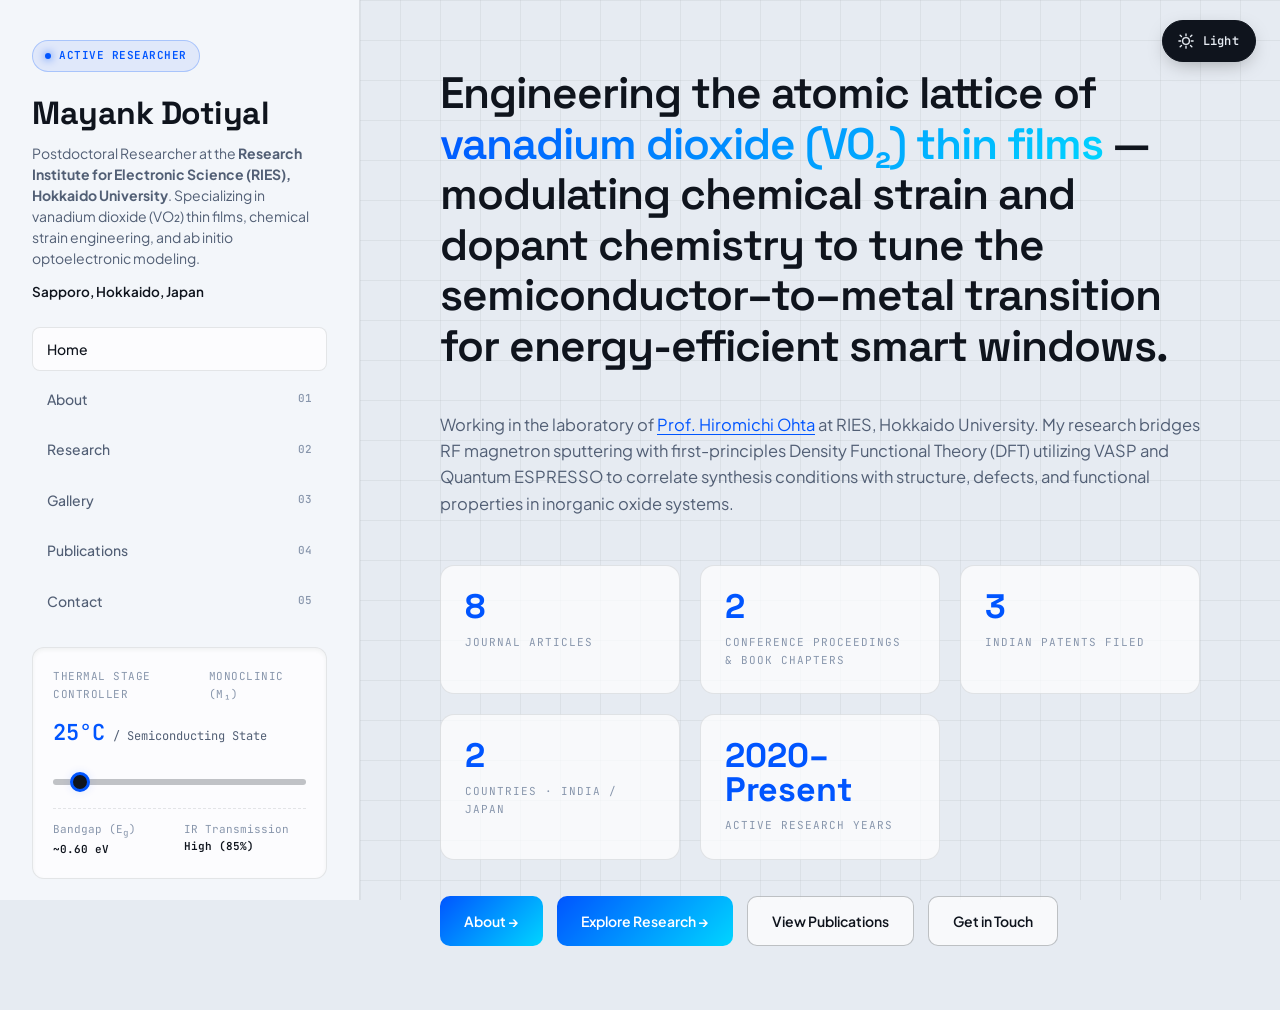
<file: index.html>
<!DOCTYPE html>
<html lang="en">
<head>
<meta charset="UTF-8">
<meta name="viewport" content="width=device-width, initial-scale=1.0">
<title>Mayank Dotiyal — Materials & Phase Transition Engineering</title>
<link rel="preconnect" href="https://fonts.googleapis.com">
<link href="https://fonts.googleapis.com/css2?family=JetBrains+Mono:wght@400;500;600&family=Plus+Jakarta+Sans:wght@300;400;500;600;700&family=Space+Grotesk:wght@500;600;700&display=swap" rel="stylesheet">
<link rel="stylesheet" href="style.css?v=9">
</head>
<body data-phase="semiconductor">
<script>
  (function () {
    try {
      if (localStorage.getItem('siteThemeMode') === 'dark') {
        document.body.setAttribute('data-phase', 'metal');
      }
    } catch (e) {}
  })();
</script>

<button id="themeToggle" class="theme-toggle" aria-label="Toggle dark or light mode" title="Toggle dark / light mode">
  <span class="icon-wrap">
    <svg class="icon-moon" viewBox="0 0 24 24" fill="none" stroke="currentColor" stroke-width="1.8" stroke-linecap="round" stroke-linejoin="round">
      <path d="M20 14.5A8.5 8.5 0 1 1 9.5 4a7 7 0 0 0 10.5 10.5Z"/>
    </svg>
    <svg class="icon-sun" viewBox="0 0 24 24" fill="none" stroke="currentColor" stroke-width="1.8" stroke-linecap="round" stroke-linejoin="round">
      <circle cx="12" cy="12" r="4.5"/>
      <path d="M12 2.5v2.5M12 19v2.5M4.2 4.2l1.8 1.8M18 18l1.8 1.8M2.5 12H5M19 12h2.5M4.2 19.8L6 18M18 6l1.8-1.8"/>
    </svg>
  </span>
  <span class="toggle-label"></span>
</button>

<div class="app-layout">

  <!-- LEFT SIDEBAR: IDENTITY & TELEMETRY CONTROLS -->
  <aside class="sidebar">
    <div>
      <div class="identity">
        <div class="status-pill"><span class="indicator"></span> Active Researcher</div>
        <h1>Mayank Dotiyal</h1>
        <p>Postdoctoral Researcher at the <strong>Research Institute for Electronic Science (RIES), Hokkaido University</strong>. Specializing in vanadium dioxide (VO&#8322;) thin films, chemical strain engineering, and ab initio optoelectronic modeling.</p>
        <div class="inst">Sapporo, Hokkaido, Japan</div>
      </div>

      <ul class="nav-menu">
        <li><a href="index.html" class="active">Home</a></li>
        <li><a href="about.html">About <span>01</span></a></li>
        <li><a href="research.html">Research <span>02</span></a></li>
        <li><a href="gallery.html">Gallery <span>03</span></a></li>
        <li><a href="publications.html">Publications <span>04</span></a></li>
        <li><a href="contact.html">Contact <span>05</span></a></li>
      </ul>

      <!-- THE INTERACTIVE THERMAL STAGE -->
      <div class="telemetry-stage">
        <div class="telemetry-header">
          <span>Thermal Stage Controller</span>
          <span id="phaseLabel">Monoclinic (M&#8321;)</span>
        </div>
        <div class="stage-readout" id="tempReadout">
          25&deg;C <span>/ Semiconducting State</span>
        </div>
        <div class="slider-wrap">
          <input type="range" min="20" max="90" value="25" class="temp-slider" id="tempSlider" aria-label="Temperature Stage Controller">
        </div>
        <div class="telemetry-metrics">
          <div class="metric">
            <span class="metric-label">Bandgap (E<sub>g</sub>)</span>
            <span class="metric-value" id="metricBandgap">~0.60 eV</span>
          </div>
          <div class="metric">
            <span class="metric-label">IR Transmission</span>
            <span class="metric-value" id="metricIR">High (85%)</span>
          </div>
        </div>
      </div>
    </div>

    <div class="sidebar-footer">
      <div class="social-links">
        <a href="mailto:mayankd@iitgn.ac.in" title="Email" aria-label="Email">
          <svg viewBox="0 0 24 24" fill="none" stroke="currentColor" stroke-width="1.8" stroke-linecap="round" stroke-linejoin="round">
            <rect x="3" y="5" width="18" height="14" rx="2"/>
            <path d="M3.5 6.5L12 13L20.5 6.5"/>
          </svg>
        </a>
        <a href="https://scholar.google.com/citations?user=yLHQRygAAAAJ&hl=en" target="_blank" rel="noopener" title="Google Scholar" aria-label="Google Scholar">
          <svg viewBox="0 0 24 24" fill="none" stroke="currentColor" stroke-width="1.7" stroke-linecap="round" stroke-linejoin="round">
            <path d="M12 4L2 9.5L12 15L22 9.5L12 4Z"/>
            <path d="M6 12v5.5C6 19 8.7 20.5 12 20.5s6-1.5 6-3V12"/>
          </svg>
        </a>
        <a href="https://www.linkedin.com/in/mayank-dotiyal/" target="_blank" rel="noopener" title="LinkedIn" aria-label="LinkedIn">
          <span class="mono-mark">in</span>
        </a>
        <a href="https://www.researchgate.net/profile/Mayank-Dotiyal-2" target="_blank" rel="noopener" title="ResearchGate" aria-label="ResearchGate">
          <span class="mono-mark">RG</span>
        </a>
        <a href="https://dotiyalmayank.carrd.co/" target="_blank" rel="noopener" title="Research Card" aria-label="Research Card">
          <svg viewBox="0 0 24 24" fill="none" stroke="currentColor" stroke-width="1.7" stroke-linecap="round" stroke-linejoin="round">
            <rect x="2.5" y="5.5" width="19" height="13" rx="2"/>
            <path d="M2.5 9.5h19"/>
            <path d="M6 14h5"/>
          </svg>
        </a>
      </div>
      <div>&copy; 2026 Mayank Dotiyal &middot; RIES, Hokkaido University</div>
    </div>
  </aside>

  <!-- MAIN SCROLLING CANVAS -->
  <main class="main-canvas">

    <div class="hero-statement">
      Engineering the atomic lattice of <span>vanadium dioxide (VO&#8322;) thin films</span> &mdash; modulating chemical strain and dopant chemistry to tune the semiconductor&ndash;to&ndash;metal transition for energy-efficient smart windows.
    </div>
    <p class="hero-sub">
      Working in the laboratory of <a href="https://functfilm.es.hokudai.ac.jp/english/member/%E5%A4%AA%E7%94%B0-%E8%A3%95%E9%81%93/" target="_blank" rel="noopener">Prof. Hiromichi Ohta</a> at RIES, Hokkaido University. My research bridges RF magnetron sputtering with first-principles Density Functional Theory (DFT) utilizing VASP and Quantum ESPRESSO to correlate synthesis conditions with structure, defects, and functional properties in inorganic oxide systems.
    </p>

    <div class="kpi-grid">
      <div class="kpi-card">
        <div class="kpi-value">8</div>
        <div class="kpi-label">Journal Articles</div>
      </div>
      <div class="kpi-card">
        <div class="kpi-value">2</div>
        <div class="kpi-label">Conference proceedings & book chapters</div>
      </div>
      <div class="kpi-card">
        <div class="kpi-value">3</div>
        <div class="kpi-label">Indian Patents Filed</div>
      </div>
      <div class="kpi-card">
        <div class="kpi-value">2</div>
        <div class="kpi-label">Countries &middot; India / Japan</div>
      </div>
      <div class="kpi-card">
        <div class="kpi-value">2020&ndash;Present</div>
        <div class="kpi-label">Active Research Years</div>
      </div>
    </div>

    <div class="cta-row">
      <a class="cta-btn primary" href="about.html">About &rarr;</a>
      <a class="cta-btn primary" href="research.html">Explore Research &rarr;</a>
      <a class="cta-btn" href="publications.html">View Publications</a>
      <a class="cta-btn" href="contact.html">Get in Touch</a>
    </div>

  </main>
</div>

<script src="script.js?v=9"></script>
</body>
</html>
</file>
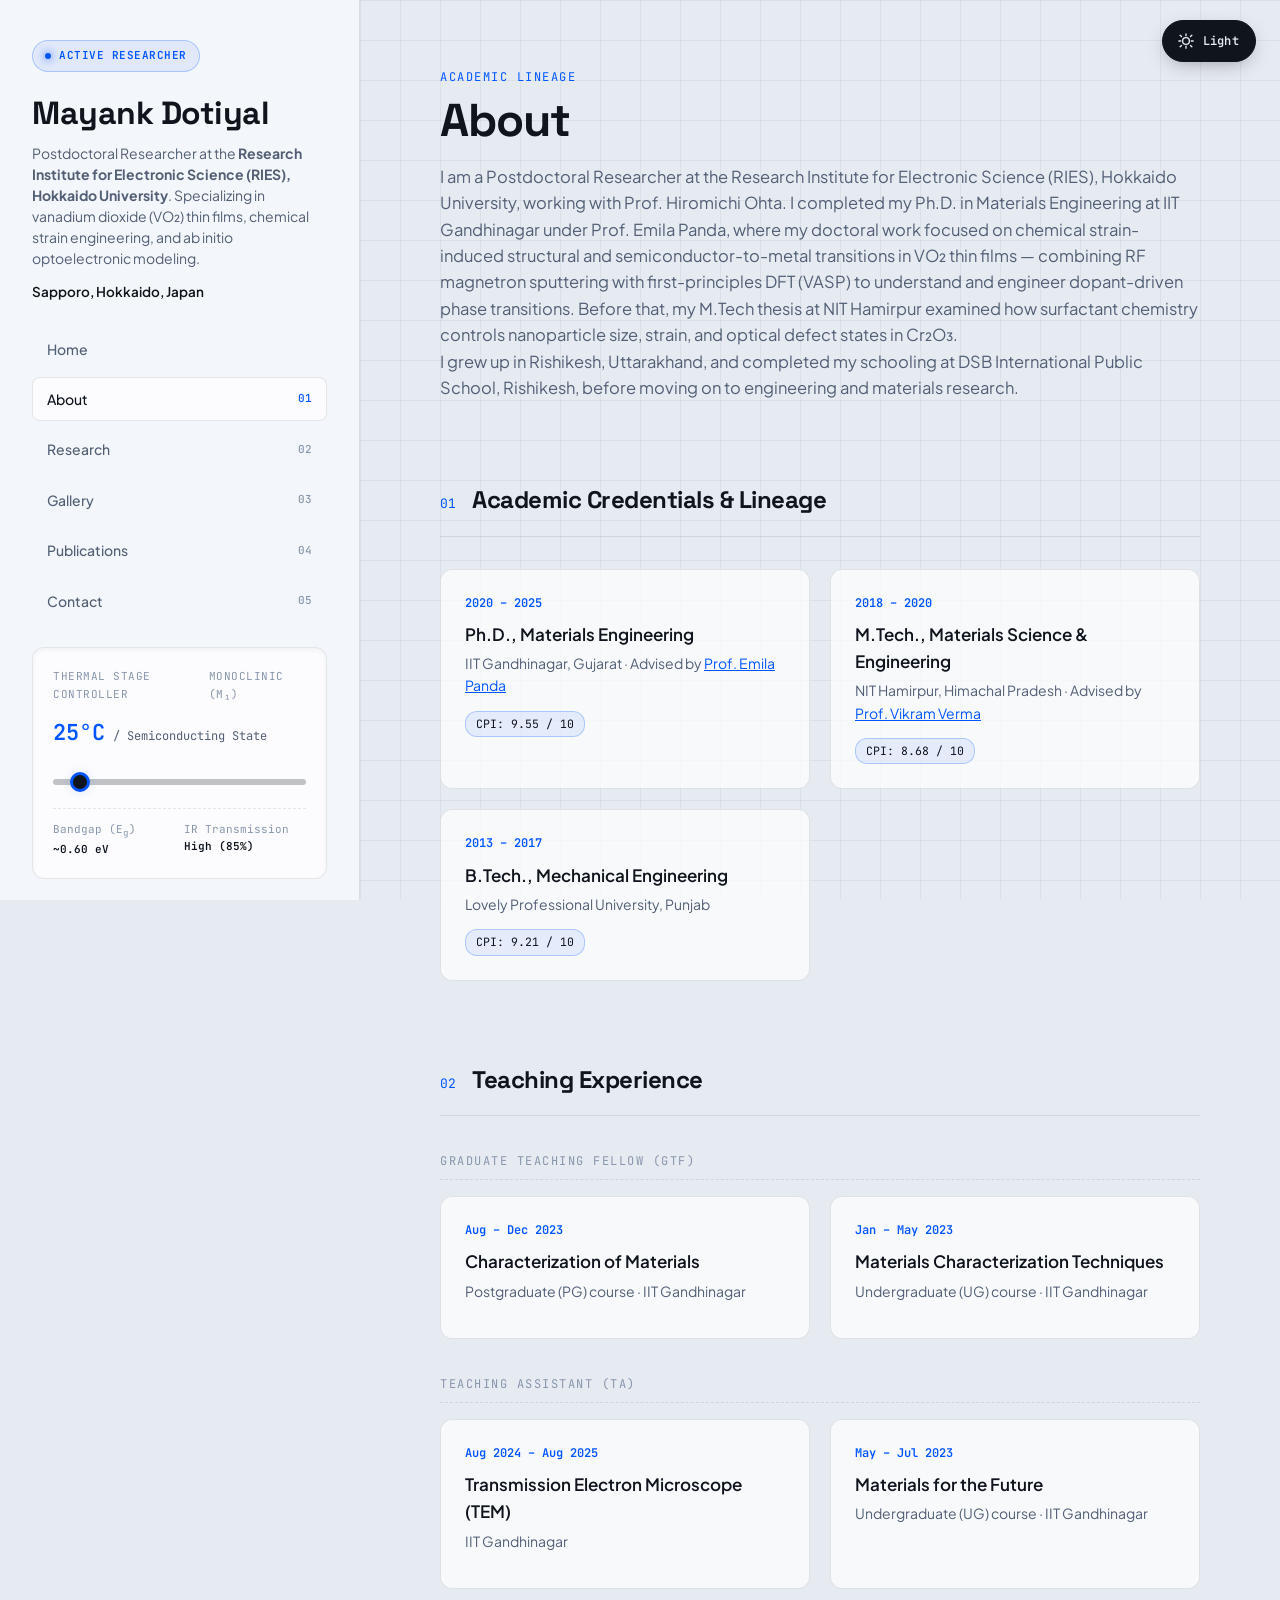
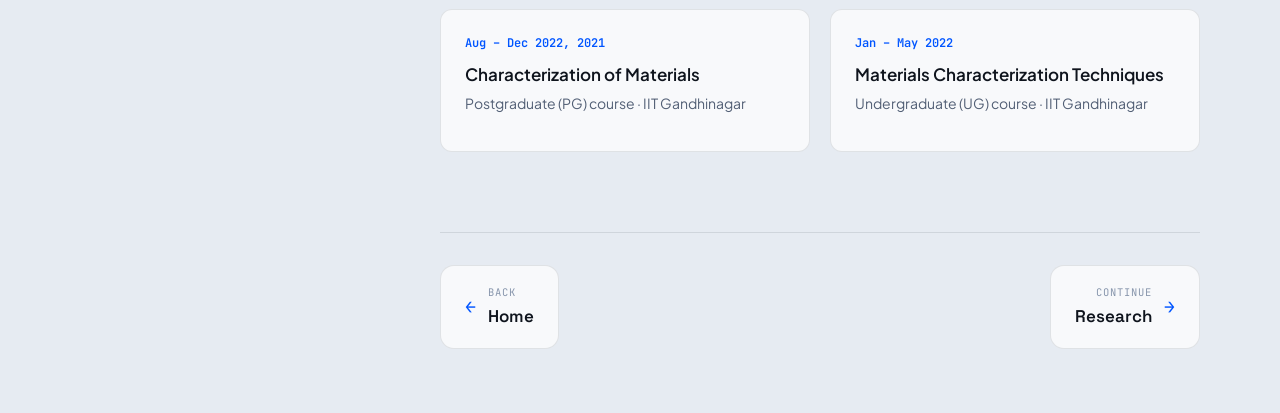
<file: about.html>
<!DOCTYPE html>
<html lang="en">
<head>
<meta charset="UTF-8">
<meta name="viewport" content="width=device-width, initial-scale=1.0">
<title>About — Mayank Dotiyal</title>
<link rel="preconnect" href="https://fonts.googleapis.com">
<link href="https://fonts.googleapis.com/css2?family=JetBrains+Mono:wght@400;500;600&family=Plus+Jakarta+Sans:wght@300;400;500;600;700&family=Space+Grotesk:wght@500;600;700&display=swap" rel="stylesheet">
<link rel="stylesheet" href="style.css?v=9">
</head>
<body data-phase="semiconductor">
<script>
  (function () {
    try {
      if (localStorage.getItem('siteThemeMode') === 'dark') {
        document.body.setAttribute('data-phase', 'metal');
      }
    } catch (e) {}
  })();
</script>

<button id="themeToggle" class="theme-toggle" aria-label="Toggle dark or light mode" title="Toggle dark / light mode">
  <span class="icon-wrap">
    <svg class="icon-moon" viewBox="0 0 24 24" fill="none" stroke="currentColor" stroke-width="1.8" stroke-linecap="round" stroke-linejoin="round">
      <path d="M20 14.5A8.5 8.5 0 1 1 9.5 4a7 7 0 0 0 10.5 10.5Z"/>
    </svg>
    <svg class="icon-sun" viewBox="0 0 24 24" fill="none" stroke="currentColor" stroke-width="1.8" stroke-linecap="round" stroke-linejoin="round">
      <circle cx="12" cy="12" r="4.5"/>
      <path d="M12 2.5v2.5M12 19v2.5M4.2 4.2l1.8 1.8M18 18l1.8 1.8M2.5 12H5M19 12h2.5M4.2 19.8L6 18M18 6l1.8-1.8"/>
    </svg>
  </span>
  <span class="toggle-label"></span>
</button>

<div class="app-layout">

  <!-- LEFT SIDEBAR: IDENTITY & TELEMETRY CONTROLS -->
  <aside class="sidebar">
    <div>
      <div class="identity">
        <div class="status-pill"><span class="indicator"></span> Active Researcher</div>
        <h1>Mayank Dotiyal</h1>
        <p>Postdoctoral Researcher at the <strong>Research Institute for Electronic Science (RIES), Hokkaido University</strong>. Specializing in vanadium dioxide (VO&#8322;) thin films, chemical strain engineering, and ab initio optoelectronic modeling.</p>
        <div class="inst">Sapporo, Hokkaido, Japan</div>
      </div>

      <ul class="nav-menu">
        <li><a href="index.html">Home</a></li>
        <li><a href="about.html" class="active">About <span>01</span></a></li>
        <li><a href="research.html">Research <span>02</span></a></li>
        <li><a href="gallery.html">Gallery <span>03</span></a></li>
        <li><a href="publications.html">Publications <span>04</span></a></li>
        <li><a href="contact.html">Contact <span>05</span></a></li>
      </ul>

      <!-- THE INTERACTIVE THERMAL STAGE -->
      <div class="telemetry-stage">
        <div class="telemetry-header">
          <span>Thermal Stage Controller</span>
          <span id="phaseLabel">Monoclinic (M&#8321;)</span>
        </div>
        <div class="stage-readout" id="tempReadout">
          25&deg;C <span>/ Semiconducting State</span>
        </div>
        <div class="slider-wrap">
          <input type="range" min="20" max="90" value="25" class="temp-slider" id="tempSlider" aria-label="Temperature Stage Controller">
        </div>
        <div class="telemetry-metrics">
          <div class="metric">
            <span class="metric-label">Bandgap (E<sub>g</sub>)</span>
            <span class="metric-value" id="metricBandgap">~0.60 eV</span>
          </div>
          <div class="metric">
            <span class="metric-label">IR Transmission</span>
            <span class="metric-value" id="metricIR">High (85%)</span>
          </div>
        </div>
      </div>
    </div>

    <div class="sidebar-footer">
      <div class="social-links">
        <a href="mailto:mayankd@iitgn.ac.in" title="Email" aria-label="Email">
          <svg viewBox="0 0 24 24" fill="none" stroke="currentColor" stroke-width="1.8" stroke-linecap="round" stroke-linejoin="round">
            <rect x="3" y="5" width="18" height="14" rx="2"/>
            <path d="M3.5 6.5L12 13L20.5 6.5"/>
          </svg>
        </a>
        <a href="https://scholar.google.com/citations?user=yLHQRygAAAAJ&hl=en" target="_blank" rel="noopener" title="Google Scholar" aria-label="Google Scholar">
          <svg viewBox="0 0 24 24" fill="none" stroke="currentColor" stroke-width="1.7" stroke-linecap="round" stroke-linejoin="round">
            <path d="M12 4L2 9.5L12 15L22 9.5L12 4Z"/>
            <path d="M6 12v5.5C6 19 8.7 20.5 12 20.5s6-1.5 6-3V12"/>
          </svg>
        </a>
        <a href="https://www.linkedin.com/in/mayank-dotiyal/" target="_blank" rel="noopener" title="LinkedIn" aria-label="LinkedIn">
          <span class="mono-mark">in</span>
        </a>
        <a href="https://www.researchgate.net/profile/Mayank-Dotiyal-2" target="_blank" rel="noopener" title="ResearchGate" aria-label="ResearchGate">
          <span class="mono-mark">RG</span>
        </a>
        <a href="https://dotiyalmayank.carrd.co/" target="_blank" rel="noopener" title="Research Card" aria-label="Research Card">
          <svg viewBox="0 0 24 24" fill="none" stroke="currentColor" stroke-width="1.7" stroke-linecap="round" stroke-linejoin="round">
            <rect x="2.5" y="5.5" width="19" height="13" rx="2"/>
            <path d="M2.5 9.5h19"/>
            <path d="M6 14h5"/>
          </svg>
        </a>
      </div>
      <div>&copy; 2026 Mayank Dotiyal &middot; RIES, Hokkaido University</div>
    </div>
  </aside>

  <!-- MAIN SCROLLING CANVAS -->
  <main class="main-canvas">

    <span class="eyebrow">Academic Lineage</span>
    <h1 class="page-title">About</h1>
    <p class="hero-sub">
      I am a Postdoctoral Researcher at the Research Institute for Electronic Science (RIES), Hokkaido University,
      working with Prof. Hiromichi Ohta. I completed my Ph.D. in Materials Engineering at IIT Gandhinagar under
      Prof. Emila Panda, where my doctoral work focused on chemical strain-induced structural and semiconductor-to-metal
      transitions in VO&#8322; thin films &mdash; combining RF magnetron sputtering with first-principles DFT (VASP) to
      understand and engineer dopant-driven phase transitions. Before that, my M.Tech thesis at NIT Hamirpur examined
      how surfactant chemistry controls nanoparticle size, strain, and optical defect states in Cr&#8322;O&#8323;.
    </p>
    <p class="hero-sub">
      I grew up in Rishikesh, Uttarakhand, and completed my schooling at DSB International Public School, Rishikesh,
      before moving on to engineering and materials research.
    </p>

    <section id="credentials">
      <div class="section-head">
        <span class="idx">01</span>
        <h2>Academic Credentials &amp; Lineage</h2>
      </div>
      <div class="timeline-grid">
        <div class="timeline-card">
          <span class="timeline-year">2020 &ndash; 2025</span>
          <h3>Ph.D., Materials Engineering</h3>
          <div class="timeline-inst">IIT Gandhinagar, Gujarat &middot; Advised by <a href="https://sites.google.com/iitgn.ac.in/otfl/team?authuser=0" target="_blank" rel="noopener" style="color:var(--accent); text-decoration:underline;">Prof. Emila Panda</a></div>
          <span class="timeline-score">CPI: 9.55 / 10</span>
        </div>

        <div class="timeline-card">
          <span class="timeline-year">2018 &ndash; 2020</span>
          <h3>M.Tech., Materials Science &amp; Engineering</h3>
          <div class="timeline-inst">NIT Hamirpur, Himachal Pradesh &middot; Advised by <a href="https://portfolios.nith.ac.in/index.php?/nith/dr-vikram-verma354" target="_blank" rel="noopener" style="color:var(--accent); text-decoration:underline;">Prof. Vikram Verma</a></div>
          <span class="timeline-score">CPI: 8.68 / 10</span>
        </div>

        <div class="timeline-card">
          <span class="timeline-year">2013 &ndash; 2017</span>
          <h3>B.Tech., Mechanical Engineering</h3>
          <div class="timeline-inst">Lovely Professional University, Punjab</div>
          <span class="timeline-score">CPI: 9.21 / 10</span>
        </div>
      </div>
    </section>

    <section id="teaching">
      <div class="section-head">
        <span class="idx">02</span>
        <h2>Teaching Experience</h2>
      </div>

      <div class="pub-group-title">Graduate Teaching Fellow (GTF)</div>
      <div class="timeline-grid">
        <div class="timeline-card">
          <span class="timeline-year">Aug &ndash; Dec 2023</span>
          <h3>Characterization of Materials</h3>
          <div class="timeline-inst">Postgraduate (PG) course &middot; IIT Gandhinagar</div>
        </div>
        <div class="timeline-card">
          <span class="timeline-year">Jan &ndash; May 2023</span>
          <h3>Materials Characterization Techniques</h3>
          <div class="timeline-inst">Undergraduate (UG) course &middot; IIT Gandhinagar</div>
        </div>
      </div>

      <div class="pub-group-title">Teaching Assistant (TA)</div>
      <div class="timeline-grid">
        <div class="timeline-card">
          <span class="timeline-year">Aug 2024 &ndash; Aug 2025</span>
          <h3>Transmission Electron Microscope (TEM)</h3>
          <div class="timeline-inst">IIT Gandhinagar</div>
        </div>
        <div class="timeline-card">
          <span class="timeline-year">May &ndash; Jul 2023</span>
          <h3>Materials for the Future</h3>
          <div class="timeline-inst">Undergraduate (UG) course &middot; IIT Gandhinagar</div>
        </div>
        <div class="timeline-card">
          <span class="timeline-year">Aug &ndash; Dec 2022, 2021</span>
          <h3>Characterization of Materials</h3>
          <div class="timeline-inst">Postgraduate (PG) course &middot; IIT Gandhinagar</div>
        </div>
        <div class="timeline-card">
          <span class="timeline-year">Jan &ndash; May 2022</span>
          <h3>Materials Characterization Techniques</h3>
          <div class="timeline-inst">Undergraduate (UG) course &middot; IIT Gandhinagar</div>
        </div>
      </div>
    </section>

    <div class="page-nav">
      <div class="page-nav-slot prev-slot">
        <a href="index.html" class="page-nav-link prev">
        <span class="page-nav-arrow">&larr;</span>
        <span class="page-nav-text">
          <span class="page-nav-kicker">Back</span>
          <span class="page-nav-name">Home</span>
        </span>
      </a>
      </div>
      <div class="page-nav-slot next">
        <a href="research.html" class="page-nav-link next">
        <span class="page-nav-arrow">&rarr;</span>
        <span class="page-nav-text">
          <span class="page-nav-kicker">Continue</span>
          <span class="page-nav-name">Research</span>
        </span>
      </a>
      </div>
    </div>

  </main>
</div>

<script src="script.js?v=9"></script>
</body>
</html>
</file>
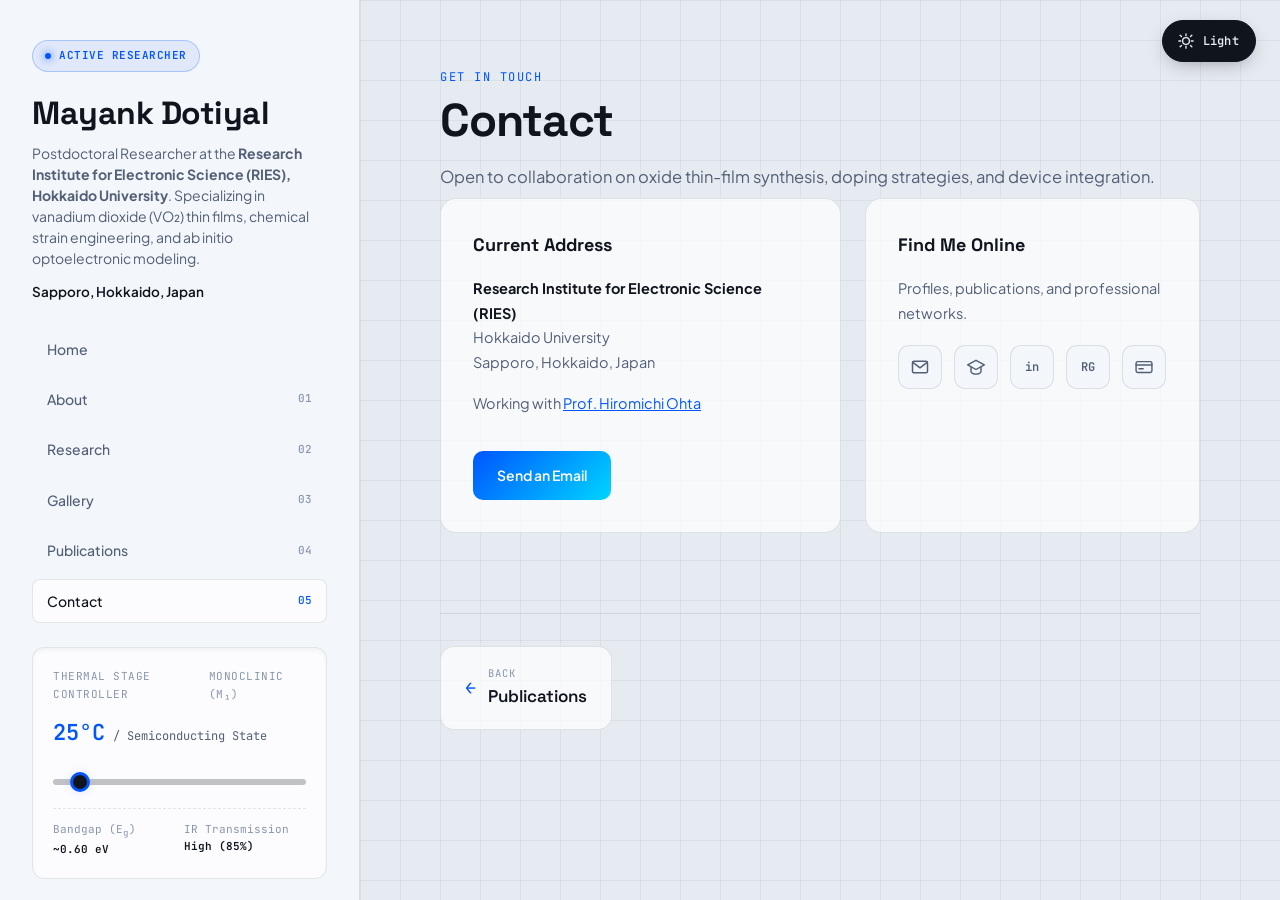
<file: contact.html>
<!DOCTYPE html>
<html lang="en">
<head>
<meta charset="UTF-8">
<meta name="viewport" content="width=device-width, initial-scale=1.0">
<title>Contact — Mayank Dotiyal</title>
<link rel="preconnect" href="https://fonts.googleapis.com">
<link href="https://fonts.googleapis.com/css2?family=JetBrains+Mono:wght@400;500;600&family=Plus+Jakarta+Sans:wght@300;400;500;600;700&family=Space+Grotesk:wght@500;600;700&display=swap" rel="stylesheet">
<link rel="stylesheet" href="style.css?v=9">
</head>
<body data-phase="semiconductor">
<script>
  (function () {
    try {
      if (localStorage.getItem('siteThemeMode') === 'dark') {
        document.body.setAttribute('data-phase', 'metal');
      }
    } catch (e) {}
  })();
</script>

<button id="themeToggle" class="theme-toggle" aria-label="Toggle dark or light mode" title="Toggle dark / light mode">
  <span class="icon-wrap">
    <svg class="icon-moon" viewBox="0 0 24 24" fill="none" stroke="currentColor" stroke-width="1.8" stroke-linecap="round" stroke-linejoin="round">
      <path d="M20 14.5A8.5 8.5 0 1 1 9.5 4a7 7 0 0 0 10.5 10.5Z"/>
    </svg>
    <svg class="icon-sun" viewBox="0 0 24 24" fill="none" stroke="currentColor" stroke-width="1.8" stroke-linecap="round" stroke-linejoin="round">
      <circle cx="12" cy="12" r="4.5"/>
      <path d="M12 2.5v2.5M12 19v2.5M4.2 4.2l1.8 1.8M18 18l1.8 1.8M2.5 12H5M19 12h2.5M4.2 19.8L6 18M18 6l1.8-1.8"/>
    </svg>
  </span>
  <span class="toggle-label"></span>
</button>

<div class="app-layout">

  <!-- LEFT SIDEBAR: IDENTITY & TELEMETRY CONTROLS -->
  <aside class="sidebar">
    <div>
      <div class="identity">
        <div class="status-pill"><span class="indicator"></span> Active Researcher</div>
        <h1>Mayank Dotiyal</h1>
        <p>Postdoctoral Researcher at the <strong>Research Institute for Electronic Science (RIES), Hokkaido University</strong>. Specializing in vanadium dioxide (VO&#8322;) thin films, chemical strain engineering, and ab initio optoelectronic modeling.</p>
        <div class="inst">Sapporo, Hokkaido, Japan</div>
      </div>

      <ul class="nav-menu">
        <li><a href="index.html">Home</a></li>
        <li><a href="about.html">About <span>01</span></a></li>
        <li><a href="research.html">Research <span>02</span></a></li>
        <li><a href="gallery.html">Gallery <span>03</span></a></li>
        <li><a href="publications.html">Publications <span>04</span></a></li>
        <li><a href="contact.html" class="active">Contact <span>05</span></a></li>
      </ul>

      <!-- THE INTERACTIVE THERMAL STAGE -->
      <div class="telemetry-stage">
        <div class="telemetry-header">
          <span>Thermal Stage Controller</span>
          <span id="phaseLabel">Monoclinic (M&#8321;)</span>
        </div>
        <div class="stage-readout" id="tempReadout">
          25&deg;C <span>/ Semiconducting State</span>
        </div>
        <div class="slider-wrap">
          <input type="range" min="20" max="90" value="25" class="temp-slider" id="tempSlider" aria-label="Temperature Stage Controller">
        </div>
        <div class="telemetry-metrics">
          <div class="metric">
            <span class="metric-label">Bandgap (E<sub>g</sub>)</span>
            <span class="metric-value" id="metricBandgap">~0.60 eV</span>
          </div>
          <div class="metric">
            <span class="metric-label">IR Transmission</span>
            <span class="metric-value" id="metricIR">High (85%)</span>
          </div>
        </div>
      </div>
    </div>

    <div class="sidebar-footer">
      <div class="social-links">
        <a href="mailto:mayankd@iitgn.ac.in" title="Email" aria-label="Email">
          <svg viewBox="0 0 24 24" fill="none" stroke="currentColor" stroke-width="1.8" stroke-linecap="round" stroke-linejoin="round">
            <rect x="3" y="5" width="18" height="14" rx="2"/>
            <path d="M3.5 6.5L12 13L20.5 6.5"/>
          </svg>
        </a>
        <a href="https://scholar.google.com/citations?user=yLHQRygAAAAJ&hl=en" target="_blank" rel="noopener" title="Google Scholar" aria-label="Google Scholar">
          <svg viewBox="0 0 24 24" fill="none" stroke="currentColor" stroke-width="1.7" stroke-linecap="round" stroke-linejoin="round">
            <path d="M12 4L2 9.5L12 15L22 9.5L12 4Z"/>
            <path d="M6 12v5.5C6 19 8.7 20.5 12 20.5s6-1.5 6-3V12"/>
          </svg>
        </a>
        <a href="https://www.linkedin.com/in/mayank-dotiyal/" target="_blank" rel="noopener" title="LinkedIn" aria-label="LinkedIn">
          <span class="mono-mark">in</span>
        </a>
        <a href="https://www.researchgate.net/profile/Mayank-Dotiyal-2" target="_blank" rel="noopener" title="ResearchGate" aria-label="ResearchGate">
          <span class="mono-mark">RG</span>
        </a>
        <a href="https://dotiyalmayank.carrd.co/" target="_blank" rel="noopener" title="Research Card" aria-label="Research Card">
          <svg viewBox="0 0 24 24" fill="none" stroke="currentColor" stroke-width="1.7" stroke-linecap="round" stroke-linejoin="round">
            <rect x="2.5" y="5.5" width="19" height="13" rx="2"/>
            <path d="M2.5 9.5h19"/>
            <path d="M6 14h5"/>
          </svg>
        </a>
      </div>
      <div>&copy; 2026 Mayank Dotiyal &middot; RIES, Hokkaido University</div>
    </div>
  </aside>

  <!-- MAIN SCROLLING CANVAS -->
  <main class="main-canvas">

    <span class="eyebrow">Get In Touch</span>
    <h1 class="page-title">Contact</h1>
    <p class="hero-sub">
      Open to collaboration on oxide thin-film synthesis, doping strategies, and device integration.
    </p>

    <section id="contact">
      <div class="contact-grid">
        <div class="contact-card">
          <h3>Current Address</h3>
          <p class="addr-line">
            <strong>Research Institute for Electronic Science (RIES)</strong><br>
            Hokkaido University<br>
            Sapporo, Hokkaido, Japan
          </p>
          <p class="addr-line" style="margin-top:16px;">
            Working with <a href="https://functfilm.es.hokudai.ac.jp/english/member/%E5%A4%AA%E7%94%B0-%E8%A3%95%E9%81%93/" target="_blank" rel="noopener" style="color:var(--accent); text-decoration:underline;">Prof. Hiromichi Ohta</a>
          </p>
          <div class="cta-row">
            <a class="cta-btn primary" href="mailto:mayankd@iitgn.ac.in">Send an Email</a>
          </div>
        </div>

        <div class="contact-card">
          <h3>Find Me Online</h3>
          <p class="addr-line">Profiles, publications, and professional networks.</p>
          <div class="contact-social-row">
            <a href="mailto:mayankd@iitgn.ac.in" title="Email" aria-label="Email">
              <svg viewBox="0 0 24 24" fill="none" stroke="currentColor" stroke-width="1.8" stroke-linecap="round" stroke-linejoin="round">
                <rect x="3" y="5" width="18" height="14" rx="2"/>
                <path d="M3.5 6.5L12 13L20.5 6.5"/>
              </svg>
            </a>
            <a href="https://scholar.google.com/citations?user=yLHQRygAAAAJ&hl=en" target="_blank" rel="noopener" title="Google Scholar" aria-label="Google Scholar">
              <svg viewBox="0 0 24 24" fill="none" stroke="currentColor" stroke-width="1.7" stroke-linecap="round" stroke-linejoin="round">
                <path d="M12 4L2 9.5L12 15L22 9.5L12 4Z"/>
                <path d="M6 12v5.5C6 19 8.7 20.5 12 20.5s6-1.5 6-3V12"/>
              </svg>
            </a>
            <a href="https://www.linkedin.com/in/mayank-dotiyal/" target="_blank" rel="noopener" title="LinkedIn" aria-label="LinkedIn">
              <span class="mono-mark">in</span>
            </a>
            <a href="https://www.researchgate.net/profile/Mayank-Dotiyal-2" target="_blank" rel="noopener" title="ResearchGate" aria-label="ResearchGate">
              <span class="mono-mark">RG</span>
            </a>
            <a href="https://dotiyalmayank.carrd.co/" target="_blank" rel="noopener" title="Research Card" aria-label="Research Card">
              <svg viewBox="0 0 24 24" fill="none" stroke="currentColor" stroke-width="1.7" stroke-linecap="round" stroke-linejoin="round">
                <rect x="2.5" y="5.5" width="19" height="13" rx="2"/>
                <path d="M2.5 9.5h19"/>
                <path d="M6 14h5"/>
              </svg>
            </a>
          </div>
        </div>
      </div>
    </section>

    <div class="page-nav">
      <div class="page-nav-slot prev-slot">
        <a href="publications.html" class="page-nav-link prev">
        <span class="page-nav-arrow">&larr;</span>
        <span class="page-nav-text">
          <span class="page-nav-kicker">Back</span>
          <span class="page-nav-name">Publications</span>
        </span>
      </a>
      </div>
      <div class="page-nav-slot next">
        
      </div>
    </div>

  </main>
</div>

<script src="script.js?v=9"></script>
</body>
</html>
</file>
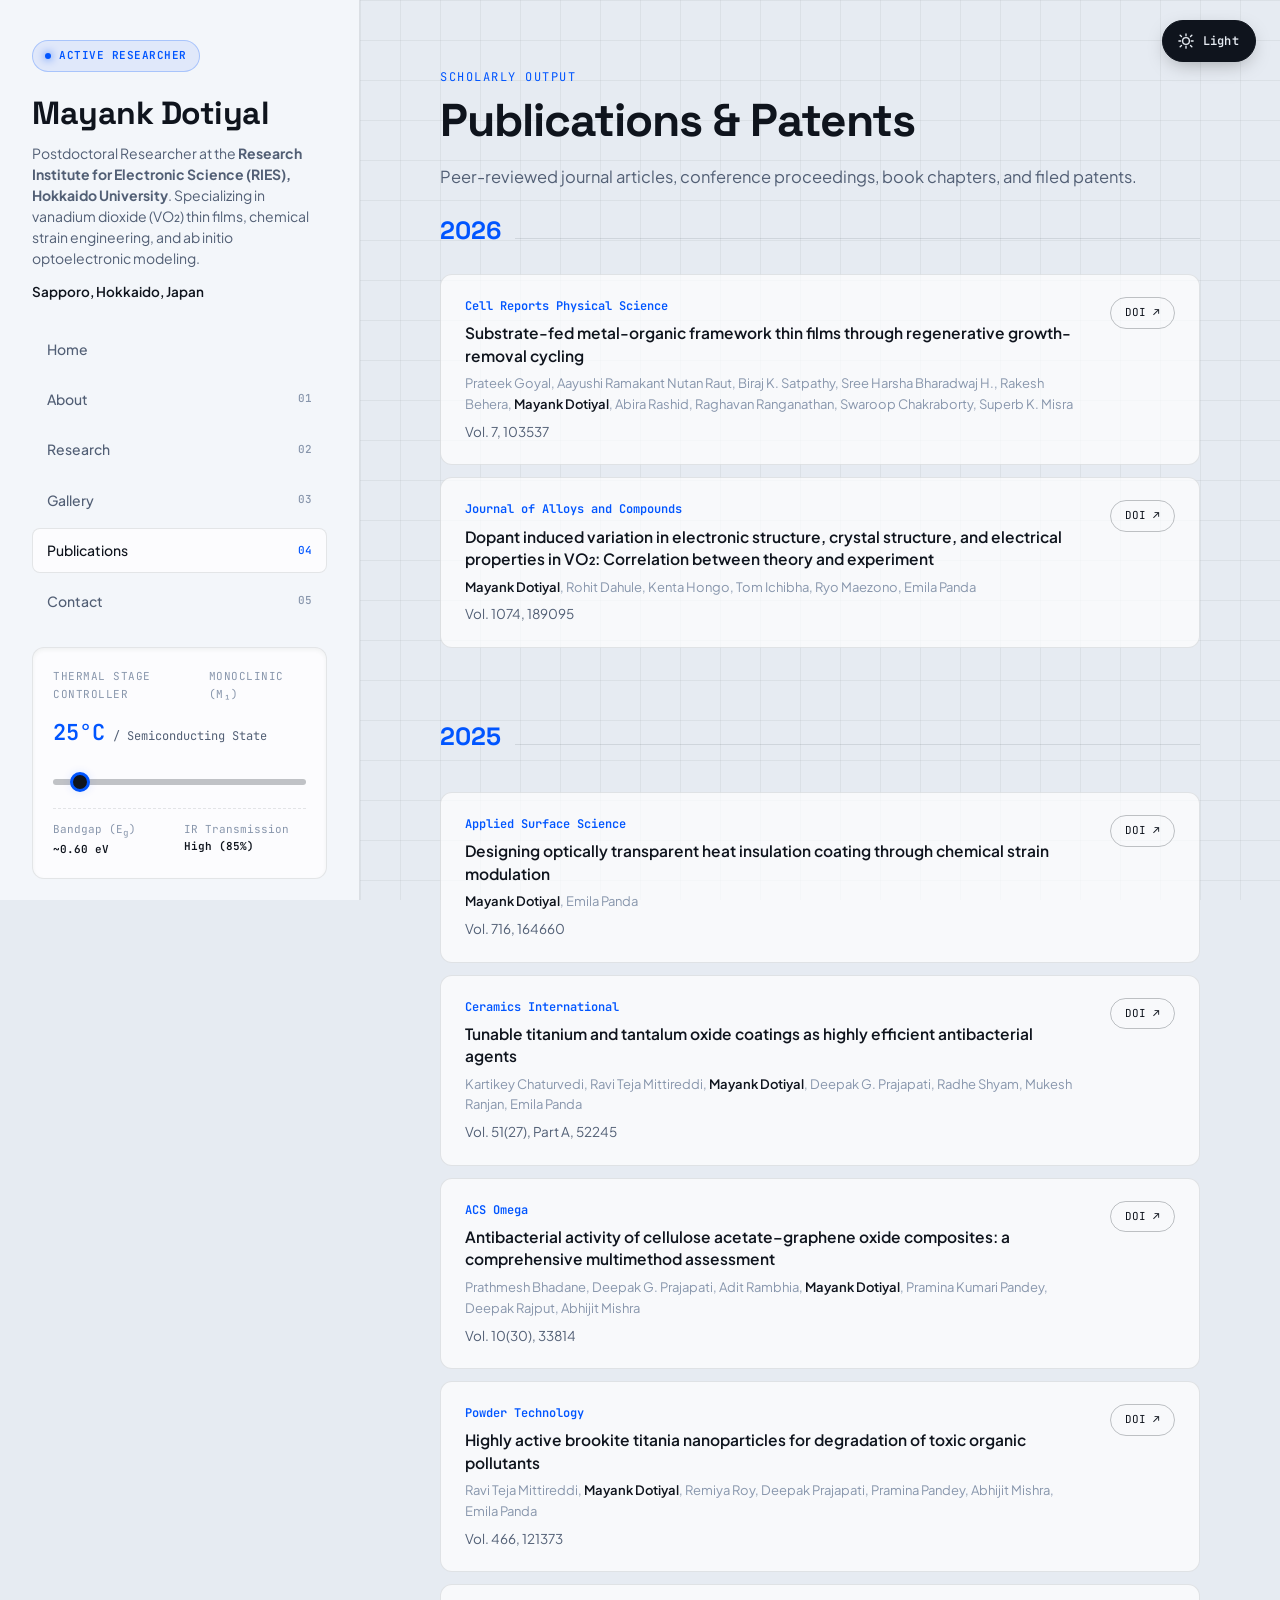
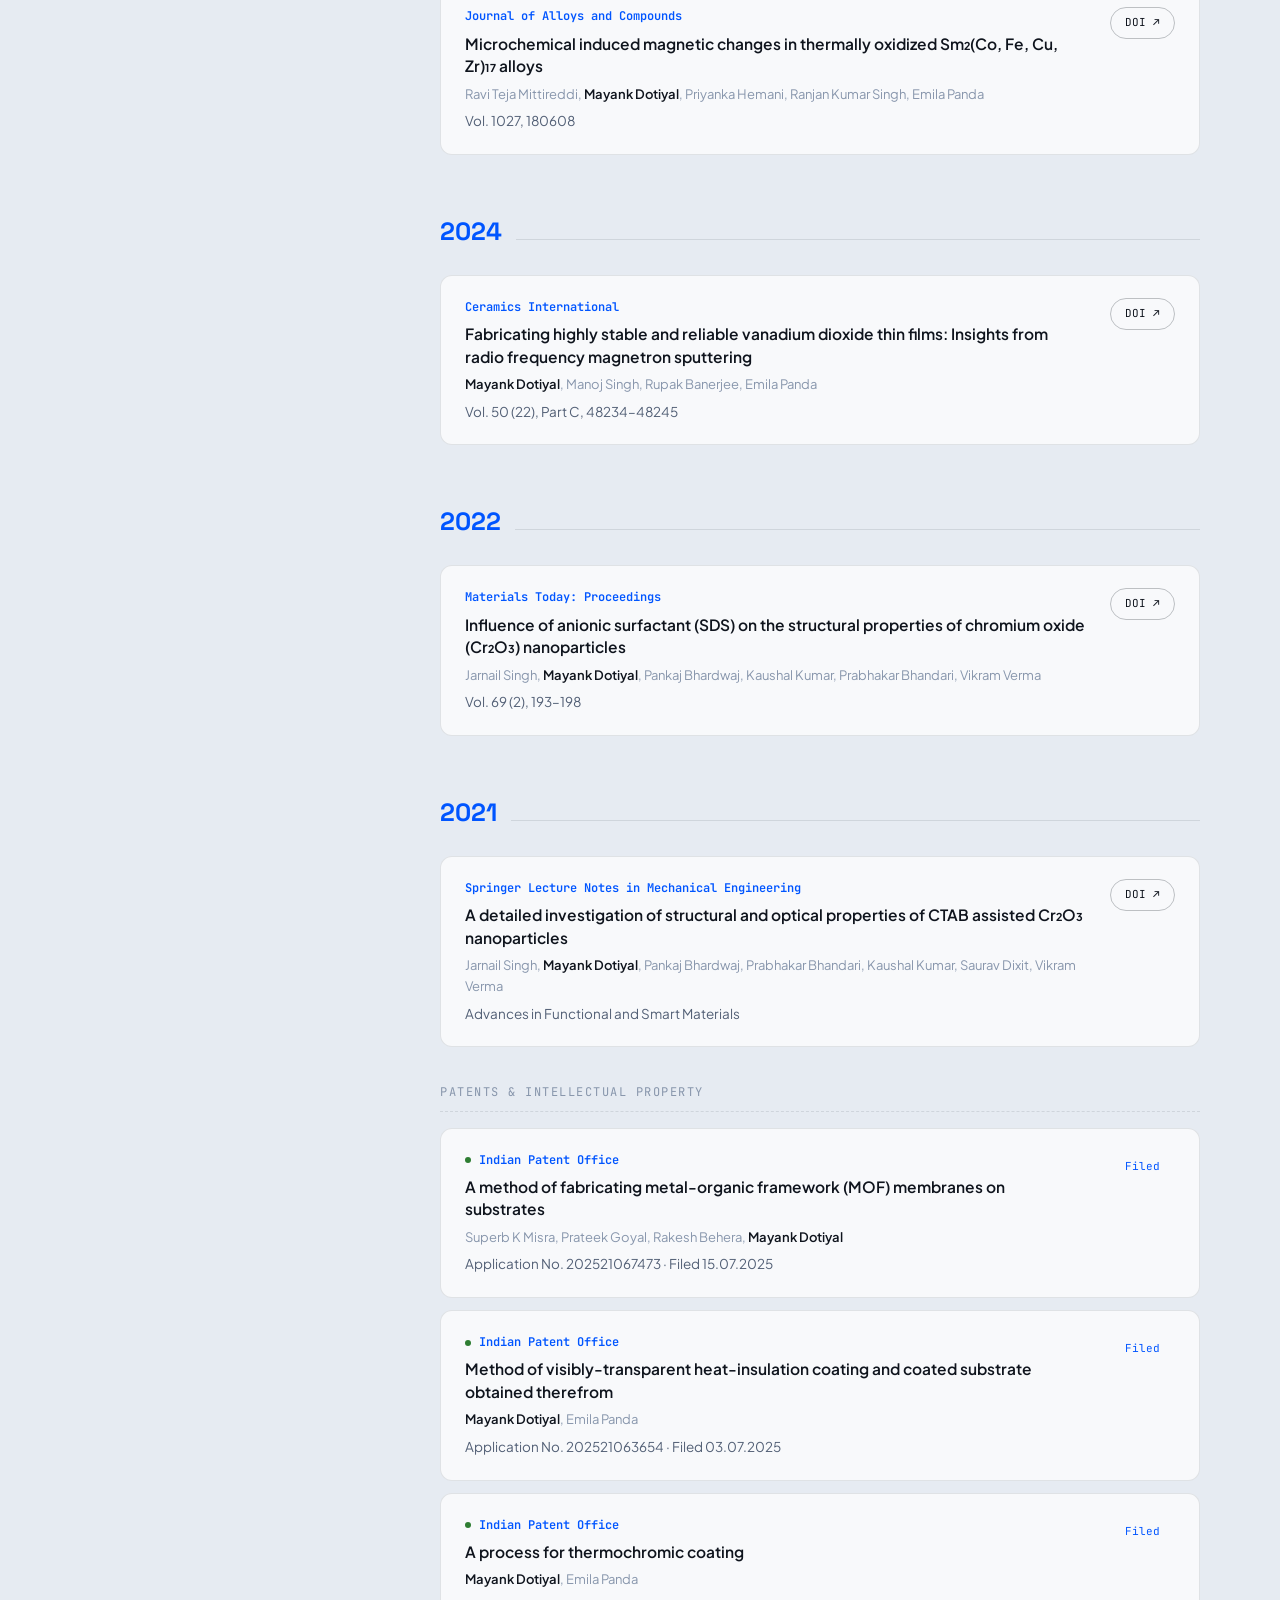
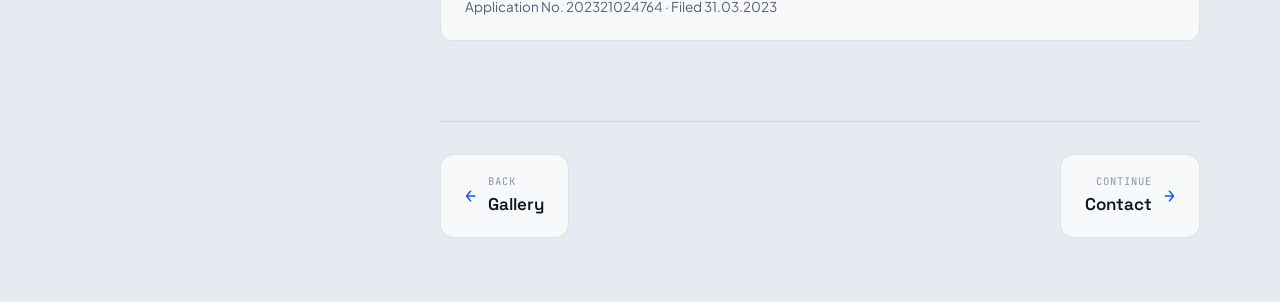
<file: publications.html>
<!DOCTYPE html>
<html lang="en">
<head>
<meta charset="UTF-8">
<meta name="viewport" content="width=device-width, initial-scale=1.0">
<title>Publications — Mayank Dotiyal</title>
<link rel="preconnect" href="https://fonts.googleapis.com">
<link href="https://fonts.googleapis.com/css2?family=JetBrains+Mono:wght@400;500;600&family=Plus+Jakarta+Sans:wght@300;400;500;600;700&family=Space+Grotesk:wght@500;600;700&display=swap" rel="stylesheet">
<link rel="stylesheet" href="style.css?v=9">
</head>
<body data-phase="semiconductor">
<script>
  (function () {
    try {
      if (localStorage.getItem('siteThemeMode') === 'dark') {
        document.body.setAttribute('data-phase', 'metal');
      }
    } catch (e) {}
  })();
</script>

<button id="themeToggle" class="theme-toggle" aria-label="Toggle dark or light mode" title="Toggle dark / light mode">
  <span class="icon-wrap">
    <svg class="icon-moon" viewBox="0 0 24 24" fill="none" stroke="currentColor" stroke-width="1.8" stroke-linecap="round" stroke-linejoin="round">
      <path d="M20 14.5A8.5 8.5 0 1 1 9.5 4a7 7 0 0 0 10.5 10.5Z"/>
    </svg>
    <svg class="icon-sun" viewBox="0 0 24 24" fill="none" stroke="currentColor" stroke-width="1.8" stroke-linecap="round" stroke-linejoin="round">
      <circle cx="12" cy="12" r="4.5"/>
      <path d="M12 2.5v2.5M12 19v2.5M4.2 4.2l1.8 1.8M18 18l1.8 1.8M2.5 12H5M19 12h2.5M4.2 19.8L6 18M18 6l1.8-1.8"/>
    </svg>
  </span>
  <span class="toggle-label"></span>
</button>

<div class="app-layout">

  <!-- LEFT SIDEBAR: IDENTITY & TELEMETRY CONTROLS -->
  <aside class="sidebar">
    <div>
      <div class="identity">
        <div class="status-pill"><span class="indicator"></span> Active Researcher</div>
        <h1>Mayank Dotiyal</h1>
        <p>Postdoctoral Researcher at the <strong>Research Institute for Electronic Science (RIES), Hokkaido University</strong>. Specializing in vanadium dioxide (VO&#8322;) thin films, chemical strain engineering, and ab initio optoelectronic modeling.</p>
        <div class="inst">Sapporo, Hokkaido, Japan</div>
      </div>

      <ul class="nav-menu">
        <li><a href="index.html">Home</a></li>
        <li><a href="about.html">About <span>01</span></a></li>
        <li><a href="research.html">Research <span>02</span></a></li>
        <li><a href="gallery.html">Gallery <span>03</span></a></li>
        <li><a href="publications.html" class="active">Publications <span>04</span></a></li>
        <li><a href="contact.html">Contact <span>05</span></a></li>
      </ul>

      <!-- THE INTERACTIVE THERMAL STAGE -->
      <div class="telemetry-stage">
        <div class="telemetry-header">
          <span>Thermal Stage Controller</span>
          <span id="phaseLabel">Monoclinic (M&#8321;)</span>
        </div>
        <div class="stage-readout" id="tempReadout">
          25&deg;C <span>/ Semiconducting State</span>
        </div>
        <div class="slider-wrap">
          <input type="range" min="20" max="90" value="25" class="temp-slider" id="tempSlider" aria-label="Temperature Stage Controller">
        </div>
        <div class="telemetry-metrics">
          <div class="metric">
            <span class="metric-label">Bandgap (E<sub>g</sub>)</span>
            <span class="metric-value" id="metricBandgap">~0.60 eV</span>
          </div>
          <div class="metric">
            <span class="metric-label">IR Transmission</span>
            <span class="metric-value" id="metricIR">High (85%)</span>
          </div>
        </div>
      </div>
    </div>

    <div class="sidebar-footer">
      <div class="social-links">
        <a href="mailto:mayankd@iitgn.ac.in" title="Email" aria-label="Email">
          <svg viewBox="0 0 24 24" fill="none" stroke="currentColor" stroke-width="1.8" stroke-linecap="round" stroke-linejoin="round">
            <rect x="3" y="5" width="18" height="14" rx="2"/>
            <path d="M3.5 6.5L12 13L20.5 6.5"/>
          </svg>
        </a>
        <a href="https://scholar.google.com/citations?user=yLHQRygAAAAJ&hl=en" target="_blank" rel="noopener" title="Google Scholar" aria-label="Google Scholar">
          <svg viewBox="0 0 24 24" fill="none" stroke="currentColor" stroke-width="1.7" stroke-linecap="round" stroke-linejoin="round">
            <path d="M12 4L2 9.5L12 15L22 9.5L12 4Z"/>
            <path d="M6 12v5.5C6 19 8.7 20.5 12 20.5s6-1.5 6-3V12"/>
          </svg>
        </a>
        <a href="https://www.linkedin.com/in/mayank-dotiyal/" target="_blank" rel="noopener" title="LinkedIn" aria-label="LinkedIn">
          <span class="mono-mark">in</span>
        </a>
        <a href="https://www.researchgate.net/profile/Mayank-Dotiyal-2" target="_blank" rel="noopener" title="ResearchGate" aria-label="ResearchGate">
          <span class="mono-mark">RG</span>
        </a>
        <a href="https://dotiyalmayank.carrd.co/" target="_blank" rel="noopener" title="Research Card" aria-label="Research Card">
          <svg viewBox="0 0 24 24" fill="none" stroke="currentColor" stroke-width="1.7" stroke-linecap="round" stroke-linejoin="round">
            <rect x="2.5" y="5.5" width="19" height="13" rx="2"/>
            <path d="M2.5 9.5h19"/>
            <path d="M6 14h5"/>
          </svg>
        </a>
      </div>
      <div>&copy; 2026 Mayank Dotiyal &middot; RIES, Hokkaido University</div>
    </div>
  </aside>

  <!-- MAIN SCROLLING CANVAS -->
  <main class="main-canvas">

    <span class="eyebrow">Scholarly Output</span>
    <h1 class="page-title">Publications &amp; Patents</h1>
    <p class="hero-sub">
      Peer-reviewed journal articles, conference proceedings, book chapters, and filed patents.
    </p>

    <section id="publications">
      <div class="year-heading">2026</div>
      <div class="pub-list">
        <div class="pub-card">
          <div class="pub-main">
            <span class="year">Cell Reports Physical Science</span>
            <h4>Substrate-fed metal-organic framework thin films through regenerative growth-removal cycling</h4>
            <div class="authors">Prateek Goyal, Aayushi Ramakant Nutan Raut, Biraj K. Satpathy, Sree Harsha Bharadwaj H., Rakesh Behera, <strong class="me">Mayank Dotiyal</strong>, Abira Rashid, Raghavan Ranganathan, Swaroop Chakraborty, Superb K. Misra</div>
            <div class="venue">Vol. 7, 103537</div>
          </div>
          <a href="https://doi.org/10.1016/j.xcrp.2026.103537" target="_blank" rel="noopener" class="doi-btn">DOI &#8599;</a>
        </div>
        <div class="pub-card">
          <div class="pub-main">
            <span class="year">Journal of Alloys and Compounds</span>
            <h4>Dopant induced variation in electronic structure, crystal structure, and electrical properties in VO&#8322;: Correlation between theory and experiment</h4>
            <div class="authors"><strong class="me">Mayank Dotiyal</strong>, Rohit Dahule, Kenta Hongo, Tom Ichibha, Ryo Maezono, Emila Panda</div>
            <div class="venue">Vol. 1074, 189095</div>
          </div>
          <a href="https://doi.org/10.1016/j.jallcom.2026.189095" target="_blank" rel="noopener" class="doi-btn">DOI &#8599;</a>
        </div>

      <div class="year-heading">2025</div>
      <div class="pub-list">
        <div class="pub-card">
          <div class="pub-main">
            <span class="year">Applied Surface Science</span>
            <h4>Designing optically transparent heat insulation coating through chemical strain modulation</h4>
            <div class="authors"><strong class="me">Mayank Dotiyal</strong>, Emila Panda</div>
            <div class="venue">Vol. 716, 164660</div>
          </div>
          <a href="https://doi.org/10.1016/j.apsusc.2025.164660" target="_blank" rel="noopener" class="doi-btn">DOI &#8599;</a>
        </div>
      </div>

        <div class="pub-card">
          <div class="pub-main">
            <span class="year">Ceramics International</span>
            <h4>Tunable titanium and tantalum oxide coatings as highly efficient antibacterial agents</h4>
            <div class="authors">Kartikey Chaturvedi, Ravi Teja Mittireddi, <strong class="me">Mayank Dotiyal</strong>, Deepak G. Prajapati, Radhe Shyam, Mukesh Ranjan, Emila Panda</div>
            <div class="venue">Vol. 51(27), Part A, 52245</div>
          </div>
          <a href="https://doi.org/10.1016/j.ceramint.2025.08.432" target="_blank" rel="noopener" class="doi-btn">DOI &#8599;</a>
        </div>

        <div class="pub-card">
          <div class="pub-main">
            <span class="year">ACS Omega</span>
            <h4>Antibacterial activity of cellulose acetate&ndash;graphene oxide composites: a comprehensive multimethod assessment</h4>
            <div class="authors">Prathmesh Bhadane, Deepak G. Prajapati, Adit Rambhia, <strong class="me">Mayank Dotiyal</strong>, Pramina Kumari Pandey, Deepak Rajput, Abhijit Mishra</div>
            <div class="venue">Vol. 10(30), 33814</div>
          </div>
          <a href="https://pubs.acs.org/doi/10.1021/acsomega.5c04982" target="_blank" rel="noopener" class="doi-btn">DOI &#8599;</a>
        </div>

        <div class="pub-card">
          <div class="pub-main">
            <span class="year">Powder Technology</span>
            <h4>Highly active brookite titania nanoparticles for degradation of toxic organic pollutants</h4>
            <div class="authors">Ravi Teja Mittireddi, <strong class="me">Mayank Dotiyal</strong>, Remiya Roy, Deepak Prajapati, Pramina Pandey, Abhijit Mishra, Emila Panda</div>
            <div class="venue">Vol. 466, 121373</div>
          </div>
          <a href="https://doi.org/10.1016/j.powtec.2025.121373" target="_blank" rel="noopener" class="doi-btn">DOI &#8599;</a>
        </div>

        <div class="pub-card">
          <div class="pub-main">
            <span class="year">Journal of Alloys and Compounds</span>
            <h4>Microchemical induced magnetic changes in thermally oxidized Sm&#8322;(Co, Fe, Cu, Zr)&#8321;&#8327; alloys</h4>
            <div class="authors">Ravi Teja Mittireddi, <strong class="me">Mayank Dotiyal</strong>, Priyanka Hemani, Ranjan Kumar Singh, Emila Panda</div>
            <div class="venue">Vol. 1027, 180608</div>
          </div>
          <a href="https://doi.org/10.1016/j.jallcom.2025.180608" target="_blank" rel="noopener" class="doi-btn">DOI &#8599;</a>
        </div>
      </div>

      <div class="year-heading">2024</div>
      <div class="pub-list">
        <div class="pub-card">
          <div class="pub-main">
            <span class="year">Ceramics International</span>
            <h4>Fabricating highly stable and reliable vanadium dioxide thin films: Insights from radio frequency magnetron sputtering</h4>
            <div class="authors"><strong class="me">Mayank Dotiyal</strong>, Manoj Singh, Rupak Banerjee, Emila Panda</div>
            <div class="venue">Vol. 50 (22), Part C, 48234&ndash;48245</div>
          </div>
          <a href="https://doi.org/10.1016/j.ceramint.2024.09.173" target="_blank" rel="noopener" class="doi-btn">DOI &#8599;</a>
        </div>
      </div>

      <div class="year-heading">2022</div>
      <div class="pub-list">
        <div class="pub-card">
          <div class="pub-main">
            <span class="year">Materials Today: Proceedings</span>
            <h4>Influence of anionic surfactant (SDS) on the structural properties of chromium oxide (Cr&#8322;O&#8323;) nanoparticles</h4>
            <div class="authors">Jarnail Singh, <strong class="me">Mayank Dotiyal</strong>, Pankaj Bhardwaj, Kaushal Kumar, Prabhakar Bhandari, Vikram Verma</div>
            <div class="venue">Vol. 69 (2), 193&ndash;198</div>
          </div>
          <a href="https://doi.org/10.1016/j.matpr.2022.08.340" target="_blank" rel="noopener" class="doi-btn">DOI &#8599;</a>
        </div>
      </div>

      <div class="year-heading">2021</div>
      <div class="pub-list">
        <div class="pub-card">
          <div class="pub-main">
            <span class="year">Springer Lecture Notes in Mechanical Engineering</span>
            <h4>A detailed investigation of structural and optical properties of CTAB assisted Cr&#8322;O&#8323; nanoparticles</h4>
            <div class="authors">Jarnail Singh, <strong class="me">Mayank Dotiyal</strong>, Pankaj Bhardwaj, Prabhakar Bhandari, Kaushal Kumar, Saurav Dixit, Vikram Verma</div>
            <div class="venue">Advances in Functional and Smart Materials</div>
          </div>
          <a href="https://doi.org/10.1007/978-981-19-4147-4_30" target="_blank" rel="noopener" class="doi-btn">DOI &#8599;</a>
        </div>
      </div>

      <!-- Hidden for now — remove the .hidden-section class to show this group again -->
      <div class="hidden-section">
      <div class="pub-group-title">In Progress</div>
      <div class="pub-list">
        <div class="pub-card">
          <div class="pub-main">
            <span class="year"><span class="status-dot status-rev"></span> Submitted &middot; Under Review</span>
            <h4>Adsorption-Induced Transformation of a 2D Cu-MOF into a Mn-Integrated Catalytic Nanonetwork for Circular Pollutant Valorisation</h4>
            <div class="authors">Prathmesh Bhadane, Ramesh Gayathri, <strong class="me">Mayank Dotiyal</strong>, Abhijit Chhotray, Iuliia Mikulska, Superb Misra, Deepti Kalsi, Swaroop Chakraborty</div>
            <div class="venue">Submitted for peer review</div>
          </div>
          <span class="doi-btn static">Under Review</span>
        </div>

        <div class="pub-card">
          <div class="pub-main">
            <span class="year"><span class="status-dot status-rev"></span> Submitted &middot; Under Review</span>
            <h4>Sustainable substrate-fed regenerative growth of metal-organic framework thin film</h4>
            <div class="authors">Prateek Goyal, Biraj K Satpathy, Sree Harsha Bharadwaj, Rakesh Behera, <strong class="me">Mayank Dotiyal</strong>, Abira Rashid, Raghavan Ranganathan, Swaroop Chakraborty, Superb Misra</div>
            <div class="venue">Submitted for peer review</div>
          </div>
          <span class="doi-btn static">Under Review</span>
        </div>

        <div class="pub-card">
          <div class="pub-main">
            <span class="year"><span class="status-dot status-prep"></span> In Preparation</span>
            <h4>Thermodynamics of strain-engineered VO&#8322; overgrowth</h4>
            <div class="authors">Krishna Manwani, <strong class="me">Mayank Dotiyal</strong>, Emila Panda</div>
            <div class="venue">Manuscript in preparation</div>
          </div>
          <span class="doi-btn static">In Prep</span>
        </div>

        <div class="pub-card">
          <div class="pub-main">
            <span class="year"><span class="status-dot status-prep"></span> In Preparation</span>
            <h4>Adverse thermal oxidation behavior in Pr-alloyed SmCo&#8325; powder: Microstructure and kinetic characteristics</h4>
            <div class="authors">Ravi Teja Mittireddi, Priyanka Hemani, <strong class="me">Mayank Dotiyal</strong>, Ranjan Kumar Singh, Emila Panda</div>
            <div class="venue">Manuscript in preparation</div>
          </div>
          <span class="doi-btn static">In Prep</span>
        </div>
      </div>
      </div>

      <div class="pub-group-title">Patents &amp; Intellectual Property</div>
      <div class="pub-list">
        <div class="pub-card">
          <div class="pub-main">
            <span class="year"><span class="status-dot status-pub"></span> Indian Patent Office</span>
            <h4>A method of fabricating metal-organic framework (MOF) membranes on substrates</h4>
            <div class="authors">Superb K Misra, Prateek Goyal, Rakesh Behera, <strong class="me">Mayank Dotiyal</strong></div>
            <div class="venue">Application No. 202521067473 &middot; Filed 15.07.2025</div>
          </div>
          <span class="doi-btn static" style="color: var(--accent);">Filed</span>
        </div>

        <div class="pub-card">
          <div class="pub-main">
            <span class="year"><span class="status-dot status-pub"></span> Indian Patent Office</span>
            <h4>Method of visibly-transparent heat-insulation coating and coated substrate obtained therefrom</h4>
            <div class="authors"><strong class="me">Mayank Dotiyal</strong>, Emila Panda</div>
            <div class="venue">Application No. 202521063654 &middot; Filed 03.07.2025</div>
          </div>
          <span class="doi-btn static" style="color: var(--accent);">Filed</span>
        </div>

        <div class="pub-card">
          <div class="pub-main">
            <span class="year"><span class="status-dot status-pub"></span> Indian Patent Office</span>
            <h4>A process for thermochromic coating</h4>
            <div class="authors"><strong class="me">Mayank Dotiyal</strong>, Emila Panda</div>
            <div class="venue">Application No. 202321024764 &middot; Filed 31.03.2023</div>
          </div>
          <span class="doi-btn static" style="color: var(--accent);">Filed</span>
        </div>
      </div>
    </section>

    <div class="page-nav">
      <div class="page-nav-slot prev-slot">
        <a href="gallery.html" class="page-nav-link prev">
        <span class="page-nav-arrow">&larr;</span>
        <span class="page-nav-text">
          <span class="page-nav-kicker">Back</span>
          <span class="page-nav-name">Gallery</span>
        </span>
      </a>
      </div>
      <div class="page-nav-slot next">
        <a href="contact.html" class="page-nav-link next">
        <span class="page-nav-arrow">&rarr;</span>
        <span class="page-nav-text">
          <span class="page-nav-kicker">Continue</span>
          <span class="page-nav-name">Contact</span>
        </span>
      </a>
      </div>
    </div>

  </main>
</div>

<script src="script.js?v=9"></script>
</body>
</html>
</file>
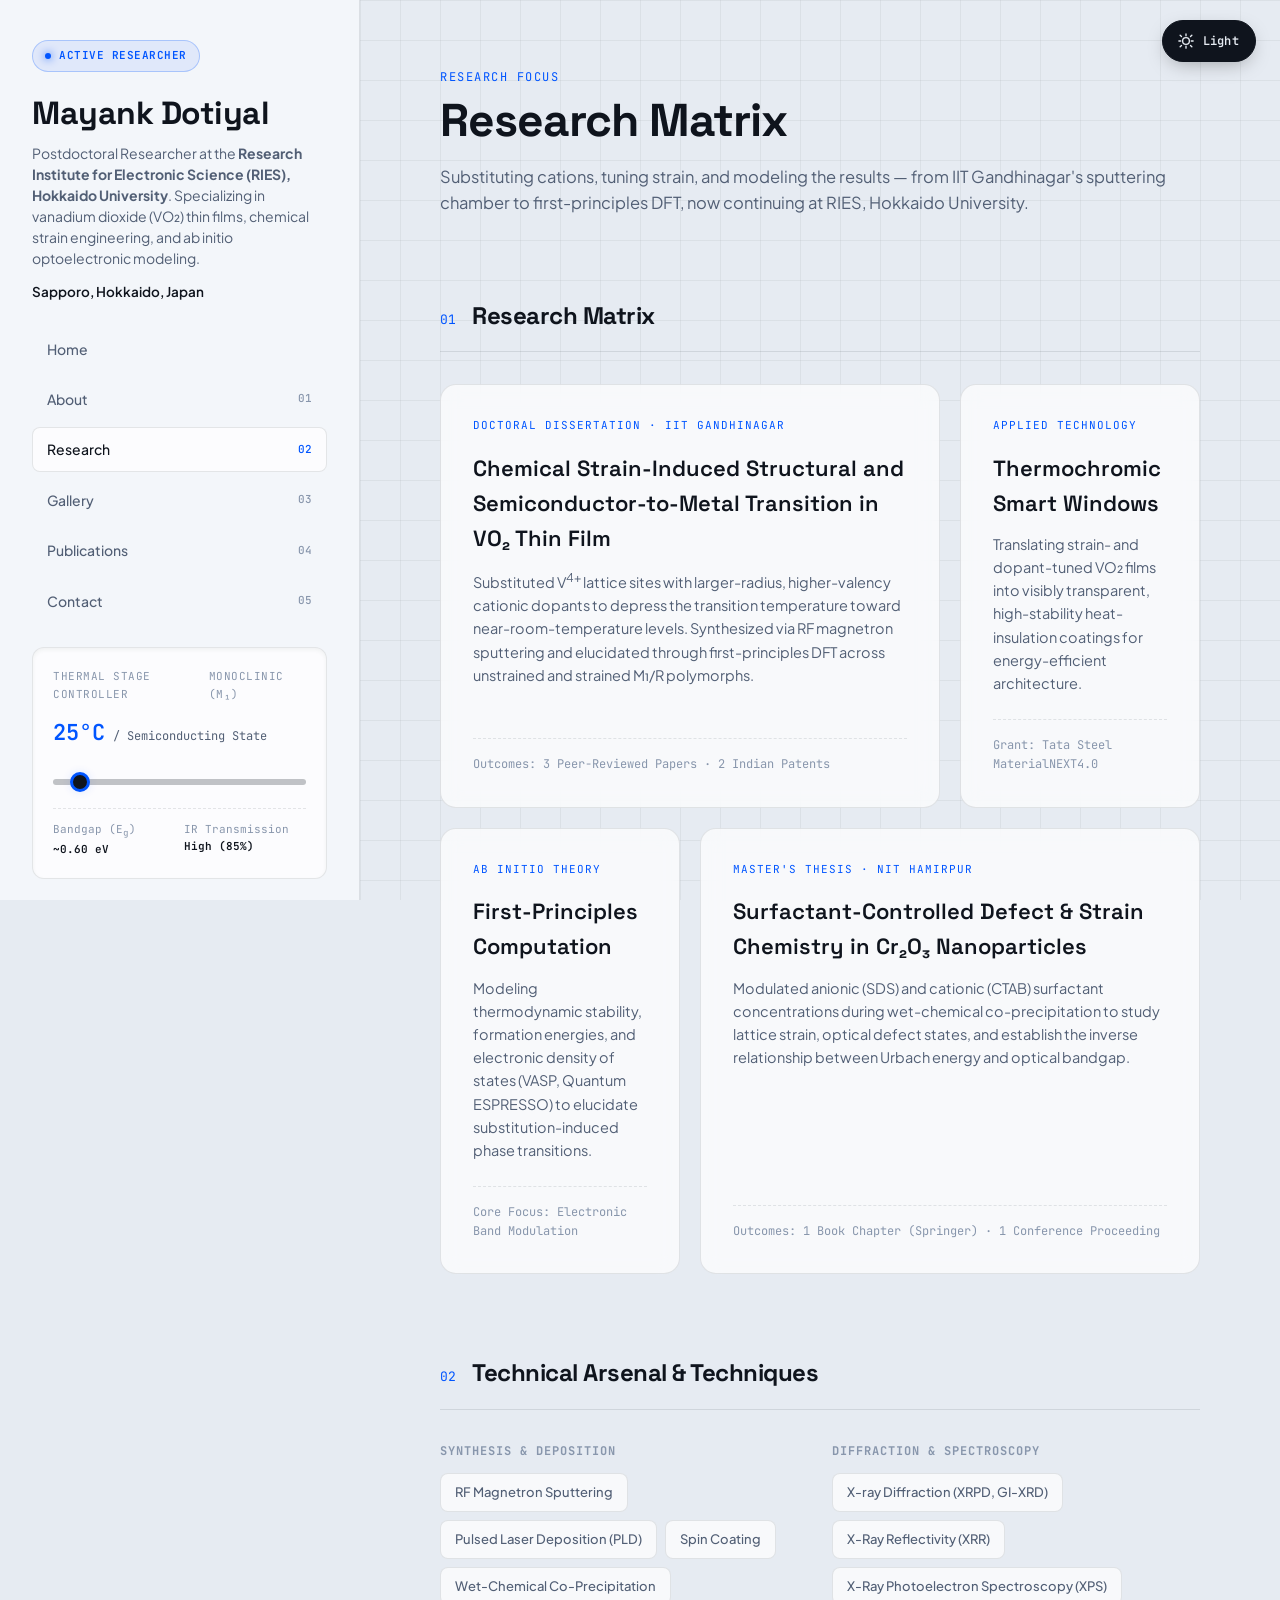
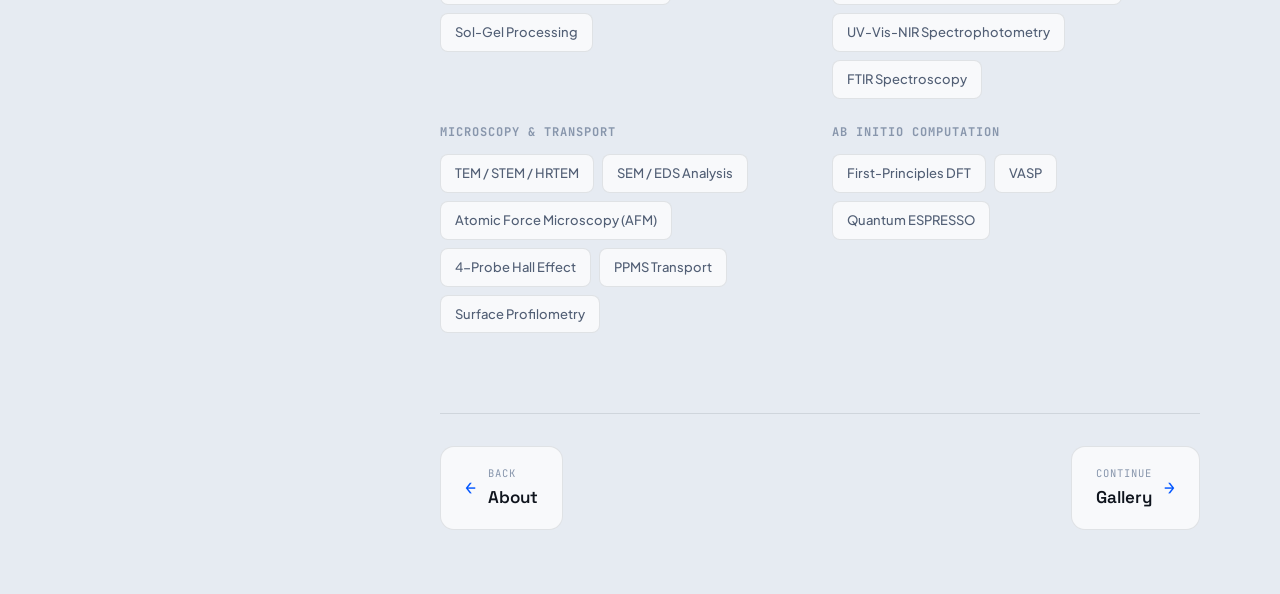
<file: research.html>
<!DOCTYPE html>
<html lang="en">
<head>
<meta charset="UTF-8">
<meta name="viewport" content="width=device-width, initial-scale=1.0">
<title>Research — Mayank Dotiyal</title>
<link rel="preconnect" href="https://fonts.googleapis.com">
<link href="https://fonts.googleapis.com/css2?family=JetBrains+Mono:wght@400;500;600&family=Plus+Jakarta+Sans:wght@300;400;500;600;700&family=Space+Grotesk:wght@500;600;700&display=swap" rel="stylesheet">
<link rel="stylesheet" href="style.css?v=9">
</head>
<body data-phase="semiconductor">
<script>
  (function () {
    try {
      if (localStorage.getItem('siteThemeMode') === 'dark') {
        document.body.setAttribute('data-phase', 'metal');
      }
    } catch (e) {}
  })();
</script>

<button id="themeToggle" class="theme-toggle" aria-label="Toggle dark or light mode" title="Toggle dark / light mode">
  <span class="icon-wrap">
    <svg class="icon-moon" viewBox="0 0 24 24" fill="none" stroke="currentColor" stroke-width="1.8" stroke-linecap="round" stroke-linejoin="round">
      <path d="M20 14.5A8.5 8.5 0 1 1 9.5 4a7 7 0 0 0 10.5 10.5Z"/>
    </svg>
    <svg class="icon-sun" viewBox="0 0 24 24" fill="none" stroke="currentColor" stroke-width="1.8" stroke-linecap="round" stroke-linejoin="round">
      <circle cx="12" cy="12" r="4.5"/>
      <path d="M12 2.5v2.5M12 19v2.5M4.2 4.2l1.8 1.8M18 18l1.8 1.8M2.5 12H5M19 12h2.5M4.2 19.8L6 18M18 6l1.8-1.8"/>
    </svg>
  </span>
  <span class="toggle-label"></span>
</button>

<div class="app-layout">

  <!-- LEFT SIDEBAR: IDENTITY & TELEMETRY CONTROLS -->
  <aside class="sidebar">
    <div>
      <div class="identity">
        <div class="status-pill"><span class="indicator"></span> Active Researcher</div>
        <h1>Mayank Dotiyal</h1>
        <p>Postdoctoral Researcher at the <strong>Research Institute for Electronic Science (RIES), Hokkaido University</strong>. Specializing in vanadium dioxide (VO&#8322;) thin films, chemical strain engineering, and ab initio optoelectronic modeling.</p>
        <div class="inst">Sapporo, Hokkaido, Japan</div>
      </div>

      <ul class="nav-menu">
        <li><a href="index.html">Home</a></li>
        <li><a href="about.html">About <span>01</span></a></li>
        <li><a href="research.html" class="active">Research <span>02</span></a></li>
        <li><a href="gallery.html">Gallery <span>03</span></a></li>
        <li><a href="publications.html">Publications <span>04</span></a></li>
        <li><a href="contact.html">Contact <span>05</span></a></li>
      </ul>

      <!-- THE INTERACTIVE THERMAL STAGE -->
      <div class="telemetry-stage">
        <div class="telemetry-header">
          <span>Thermal Stage Controller</span>
          <span id="phaseLabel">Monoclinic (M&#8321;)</span>
        </div>
        <div class="stage-readout" id="tempReadout">
          25&deg;C <span>/ Semiconducting State</span>
        </div>
        <div class="slider-wrap">
          <input type="range" min="20" max="90" value="25" class="temp-slider" id="tempSlider" aria-label="Temperature Stage Controller">
        </div>
        <div class="telemetry-metrics">
          <div class="metric">
            <span class="metric-label">Bandgap (E<sub>g</sub>)</span>
            <span class="metric-value" id="metricBandgap">~0.60 eV</span>
          </div>
          <div class="metric">
            <span class="metric-label">IR Transmission</span>
            <span class="metric-value" id="metricIR">High (85%)</span>
          </div>
        </div>
      </div>
    </div>

    <div class="sidebar-footer">
      <div class="social-links">
        <a href="mailto:mayankd@iitgn.ac.in" title="Email" aria-label="Email">
          <svg viewBox="0 0 24 24" fill="none" stroke="currentColor" stroke-width="1.8" stroke-linecap="round" stroke-linejoin="round">
            <rect x="3" y="5" width="18" height="14" rx="2"/>
            <path d="M3.5 6.5L12 13L20.5 6.5"/>
          </svg>
        </a>
        <a href="https://scholar.google.com/citations?user=yLHQRygAAAAJ&hl=en" target="_blank" rel="noopener" title="Google Scholar" aria-label="Google Scholar">
          <svg viewBox="0 0 24 24" fill="none" stroke="currentColor" stroke-width="1.7" stroke-linecap="round" stroke-linejoin="round">
            <path d="M12 4L2 9.5L12 15L22 9.5L12 4Z"/>
            <path d="M6 12v5.5C6 19 8.7 20.5 12 20.5s6-1.5 6-3V12"/>
          </svg>
        </a>
        <a href="https://www.linkedin.com/in/mayank-dotiyal/" target="_blank" rel="noopener" title="LinkedIn" aria-label="LinkedIn">
          <span class="mono-mark">in</span>
        </a>
        <a href="https://www.researchgate.net/profile/Mayank-Dotiyal-2" target="_blank" rel="noopener" title="ResearchGate" aria-label="ResearchGate">
          <span class="mono-mark">RG</span>
        </a>
        <a href="https://dotiyalmayank.carrd.co/" target="_blank" rel="noopener" title="Research Card" aria-label="Research Card">
          <svg viewBox="0 0 24 24" fill="none" stroke="currentColor" stroke-width="1.7" stroke-linecap="round" stroke-linejoin="round">
            <rect x="2.5" y="5.5" width="19" height="13" rx="2"/>
            <path d="M2.5 9.5h19"/>
            <path d="M6 14h5"/>
          </svg>
        </a>
      </div>
      <div>&copy; 2026 Mayank Dotiyal &middot; RIES, Hokkaido University</div>
    </div>
  </aside>

  <!-- MAIN SCROLLING CANVAS -->
  <main class="main-canvas">

    <span class="eyebrow">Research Focus</span>
    <h1 class="page-title">Research Matrix</h1>
    <p class="hero-sub">
      Substituting cations, tuning strain, and modeling the results &mdash; from IIT Gandhinagar's sputtering chamber
      to first-principles DFT, now continuing at RIES, Hokkaido University.
    </p>

    <section id="matrix">
      <div class="section-head">
        <span class="idx">01</span>
        <h2>Research Matrix</h2>
      </div>
      <div class="bento-grid">
        <div class="bento-card span-2">
          <div>
            <span class="bento-tag">Doctoral Dissertation &middot; IIT Gandhinagar</span>
            <h3>Chemical Strain-Induced Structural and Semiconductor-to-Metal Transition in VO&#8322; Thin Film</h3>
            <p>Substituted V<sup>4+</sup> lattice sites with larger-radius, higher-valency cationic dopants to depress the transition temperature toward near-room-temperature levels. Synthesized via RF magnetron sputtering and elucidated through first-principles DFT across unstrained and strained M&#8321;/R polymorphs.</p>
          </div>
          <div class="bento-footer">Outcomes: 3 Peer-Reviewed Papers &middot; 2 Indian Patents</div>
        </div>

        <div class="bento-card">
          <div>
            <span class="bento-tag">Applied Technology</span>
            <h3>Thermochromic Smart Windows</h3>
            <p>Translating strain- and dopant-tuned VO&#8322; films into visibly transparent, high-stability heat-insulation coatings for energy-efficient architecture.</p>
          </div>
          <div class="bento-footer">Grant: Tata Steel MaterialNEXT4.0</div>
        </div>

        <div class="bento-card">
          <div>
            <span class="bento-tag">Ab Initio Theory</span>
            <h3>First-Principles Computation</h3>
            <p>Modeling thermodynamic stability, formation energies, and electronic density of states (VASP, Quantum ESPRESSO) to elucidate substitution-induced phase transitions.</p>
          </div>
          <div class="bento-footer">Core Focus: Electronic Band Modulation</div>
        </div>

        <div class="bento-card span-2">
          <div>
            <span class="bento-tag">Master's Thesis &middot; NIT Hamirpur</span>
            <h3>Surfactant-Controlled Defect &amp; Strain Chemistry in Cr&#8322;O&#8323; Nanoparticles</h3>
            <p>Modulated anionic (SDS) and cationic (CTAB) surfactant concentrations during wet-chemical co-precipitation to study lattice strain, optical defect states, and establish the inverse relationship between Urbach energy and optical bandgap.</p>
          </div>
          <div class="bento-footer">Outcomes: 1 Book Chapter (Springer) &middot; 1 Conference Proceeding</div>
        </div>
      </div>
    </section>

    <section id="arsenal">
      <div class="section-head">
        <span class="idx">02</span>
        <h2>Technical Arsenal &amp; Techniques</h2>
      </div>
      <div class="arsenal-grid">
        <div class="arsenal-category">
          <h4>Synthesis &amp; Deposition</h4>
          <div class="badge-cloud">
            <span class="tech-badge">RF Magnetron Sputtering</span>
            <span class="tech-badge">Pulsed Laser Deposition (PLD)</span>
            <span class="tech-badge">Spin Coating</span>
            <span class="tech-badge">Wet-Chemical Co-Precipitation</span>
            <span class="tech-badge">Sol-Gel Processing</span>
          </div>
        </div>

        <div class="arsenal-category">
          <h4>Diffraction &amp; Spectroscopy</h4>
          <div class="badge-cloud">
            <span class="tech-badge">X-ray Diffraction (XRPD, GI-XRD)</span>
            <span class="tech-badge">X-Ray Reflectivity (XRR)</span>
            <span class="tech-badge">X-Ray Photoelectron Spectroscopy (XPS)</span>
            <span class="tech-badge">UV-Vis-NIR Spectrophotometry</span>
            <span class="tech-badge">FTIR Spectroscopy</span>
          </div>
        </div>

        <div class="arsenal-category">
          <h4>Microscopy &amp; Transport</h4>
          <div class="badge-cloud">
            <span class="tech-badge">TEM / STEM / HRTEM</span>
            <span class="tech-badge">SEM / EDS Analysis</span>
            <span class="tech-badge">Atomic Force Microscopy (AFM)</span>
            <span class="tech-badge">4-Probe Hall Effect</span>
            <span class="tech-badge">PPMS Transport</span>
            <span class="tech-badge">Surface Profilometry</span>
          </div>
        </div>

        <div class="arsenal-category">
          <h4>Ab Initio Computation</h4>
          <div class="badge-cloud">
            <span class="tech-badge">First-Principles DFT</span>
            <span class="tech-badge">VASP</span>
            <span class="tech-badge">Quantum ESPRESSO</span>
          </div>
        </div>
      </div>
    </section>

    <div class="page-nav">
      <div class="page-nav-slot prev-slot">
        <a href="about.html" class="page-nav-link prev">
        <span class="page-nav-arrow">&larr;</span>
        <span class="page-nav-text">
          <span class="page-nav-kicker">Back</span>
          <span class="page-nav-name">About</span>
        </span>
      </a>
      </div>
      <div class="page-nav-slot next">
        <a href="gallery.html" class="page-nav-link next">
        <span class="page-nav-arrow">&rarr;</span>
        <span class="page-nav-text">
          <span class="page-nav-kicker">Continue</span>
          <span class="page-nav-name">Gallery</span>
        </span>
      </a>
      </div>
    </div>

  </main>
</div>

<script src="script.js?v=9"></script>
</body>
</html>
</file>
<file: style.css>
/* Dr. Mayank Dotiyal — shared site stylesheet */
  :root {
    /* PHASE 1: MONOCLINIC (Deep Vacuum / Infrared Transparent) — LIGHT, default */
    --bg: #e6ebf2;
    --bg-panel: #f3f6fa;
    --bg-card: rgba(255, 255, 255, 0.7);
    --bg-card-hover: rgba(255, 255, 255, 0.95);
    --text-main: #0f141d;
    --text-muted: #525f75;
    --text-dim: #8896ac;
    --border: rgba(15, 20, 29, 0.1);
    --border-highlight: rgba(15, 20, 29, 0.25);
    --accent: #0055ff;
    --accent-glow: rgba(0, 85, 255, 0.12);
    --accent-gradient: linear-gradient(135deg, #0055ff, #00d5ff);
    --tag-bg: rgba(0, 85, 255, 0.08);
    --tag-border: rgba(0, 85, 255, 0.25);
    --shadow: 0 20px 40px -15px rgba(15, 20, 29, 0.12);
    
    /* Typography */
    --font-heading: 'Space Grotesk', -apple-system, sans-serif;
    --font-body: 'Plus Jakarta Sans', -apple-system, sans-serif;
    --font-mono: 'JetBrains Mono', monospace;
    
    --transition-fast: 0.2s ease;
    --transition-smooth: 0.6s cubic-bezier(0.16, 1, 0.3, 1);
  }

  /* PHASE 2: RUTILE (Anodized Silver / Infrared Reflective) — DARK */
  body[data-phase="metal"] {
    --bg: #0c0d12;
    --bg-panel: #13151d;
    --bg-card: rgba(255, 255, 255, 0.03);
    --bg-card-hover: rgba(255, 255, 255, 0.06);
    --text-main: #f0f2f8;
    --text-muted: #8c93a8;
    --text-dim: #565d70;
    --border: rgba(255, 255, 255, 0.08);
    --border-highlight: rgba(255, 255, 255, 0.18);
    --accent: #ff7b00;
    --accent-glow: rgba(255, 123, 0, 0.15);
    --accent-gradient: linear-gradient(135deg, #ff7b00, #ffba00);
    --tag-bg: rgba(255, 123, 0, 0.1);
    --tag-border: rgba(255, 123, 0, 0.3);
    --shadow: 0 20px 40px -15px rgba(0, 0, 0, 0.5);
  }

  * { margin: 0; padding: 0; box-sizing: border-box; }
  html { scroll-behavior: smooth; }
  
  body {
    background-color: var(--bg);
    color: var(--text-main);
    font-family: var(--font-body);
    line-height: 1.6;
    transition: background-color var(--transition-smooth), color var(--transition-smooth);
    overflow-x: hidden;
  }

  /* Ambient Cleanroom Grid */
  body::before {
    content: ""; position: fixed; inset: 0; z-index: -1; pointer-events: none;
    background-size: 40px 40px;
    background-image: 
      linear-gradient(to right, var(--border) 1px, transparent 1px),
      linear-gradient(to bottom, var(--border) 1px, transparent 1px);
    opacity: 0.5;
    transition: opacity var(--transition-smooth);
  }

  ::selection { background: var(--accent); color: #fff; }
  a { color: inherit; text-decoration: none; transition: var(--transition-fast); }

  /* ==========================================================================
     LAYOUT ARCHITECTURE: SIDEBAR + MAIN CANVAS
     ========================================================================== */
  .app-layout {
    display: flex; min-height: 100vh;
  }

  /* LEFT SIDEBAR: TELEMETRY & IDENTITY */
  .sidebar {
    width: 360px; height: 100vh; position: sticky; top: 0;
    background: var(--bg-panel); border-right: 1px solid var(--border);
    padding: 40px 32px; display: flex; flex-direction: column; justify-content: space-between;
    z-index: 100; transition: background-color var(--transition-smooth), border-color var(--transition-smooth);
    overflow-y: auto;
  }

  .identity .status-pill {
    display: inline-flex; align-items: center; gap: 8px;
    padding: 6px 12px; border-radius: 20px; font-family: var(--font-mono); font-size: 11px; font-weight: 600;
    background: var(--tag-bg); border: 1px solid var(--tag-border); color: var(--accent);
    margin-bottom: 24px; text-transform: uppercase; letter-spacing: 0.5px;
  }
  .status-pill .indicator {
    width: 6px; height: 6px; border-radius: 50%; background: var(--accent);
    box-shadow: 0 0 8px var(--accent);
  }

  .identity h1 {
    font-family: var(--font-heading); font-size: 32px; font-weight: 700;
    line-height: 1.1; letter-spacing: -0.5px; margin-bottom: 12px;
  }
  .identity p { font-size: 14px; color: var(--text-muted); line-height: 1.5; }
  .identity .inst { margin-top: 12px; font-weight: 600; color: var(--text-main); font-size: 13.5px; }

  /* Navigation Links inside Sidebar */
  .nav-menu { list-style: none; margin: 24px 0; display: flex; flex-direction: column; gap: 6px; }
  .nav-menu a {
    display: flex; align-items: center; justify-content: space-between;
    padding: 10px 14px; border-radius: 8px; font-weight: 500; font-size: 14px;
    color: var(--text-muted); border: 1px solid transparent;
  }
  .nav-menu a:hover {
    color: var(--text-main); background: var(--bg-card); border-color: var(--border);
    transform: translateX(4px);
  }
  .nav-menu a span { font-family: var(--font-mono); font-size: 11px; color: var(--text-dim); }

  /* TELEMETRY STAGE CONTROLLER (Interactive Slider) */
  .telemetry-stage {
    background: var(--bg-card); border: 1px solid var(--border); border-radius: 12px;
    padding: 20px; position: relative; overflow: hidden; margin-bottom: 24px;
    box-shadow: inset 0 2px 4px rgba(0,0,0,0.05);
  }
  .telemetry-header {
    display: flex; justify-content: space-between; align-items: center;
    font-family: var(--font-mono); font-size: 11px; color: var(--text-dim);
    text-transform: uppercase; letter-spacing: 0.5px; margin-bottom: 12px;
  }
  .stage-readout {
    font-family: var(--font-mono); font-size: 22px; font-weight: 600;
    color: var(--accent); margin-bottom: 16px; display: flex; align-items: baseline; gap: 8px;
  }
  .stage-readout span { font-size: 12px; font-weight: 400; color: var(--text-muted); }

  /* Custom Slider Styling */
  .slider-wrap { position: relative; margin-bottom: 16px; }
  .temp-slider {
    -webkit-appearance: none; width: 100%; height: 6px; border-radius: 3px;
    background: var(--border-highlight); outline: none; cursor: pointer;
  }
  .temp-slider::-webkit-slider-thumb {
    -webkit-appearance: none; width: 20px; height: 20px; border-radius: 50%;
    background: var(--text-main); border: 3px solid var(--accent);
    cursor: grab; transition: transform 0.1s ease;
    box-shadow: 0 0 10px var(--accent-glow);
  }
  .temp-slider::-webkit-slider-thumb:active { cursor: grabbing; transform: scale(1.2); }
  
  .telemetry-metrics {
    display: grid; grid-template-columns: 1fr 1fr; gap: 8px;
    padding-top: 12px; border-top: 1px dashed var(--border);
  }
  .metric { font-family: var(--font-mono); font-size: 11px; }
  .metric-label { color: var(--text-dim); display: block; }
  .metric-value { font-weight: 600; color: var(--text-main); }

  .sidebar-footer { font-family: var(--font-mono); font-size: 11px; color: var(--text-dim); }
  .social-links { display: flex; flex-wrap: wrap; gap: 10px; margin-bottom: 14px; }
  .social-links a {
    width: 34px; height: 34px; border-radius: 9px;
    display: flex; align-items: center; justify-content: center;
    color: var(--text-muted); border: 1px solid var(--border);
    background: var(--bg-card);
  }
  .social-links a:hover {
    color: var(--accent); border-color: var(--accent);
    background: var(--tag-bg); transform: translateY(-2px);
  }
  .social-links svg { width: 17px; height: 17px; display: block; }
  .social-links .mono-mark { font-family: var(--font-mono); font-size: 10.5px; font-weight: 600; letter-spacing: 0.2px; }

  /* ==========================================================================
     MAIN SCROLLING CANVAS
     ========================================================================== */
  .main-canvas {
    flex: 1; padding: 64px 80px; max-width: 1200px;
  }

  /* Editorial Hero Statement */
  .hero-statement {
    font-family: var(--font-heading); font-size: clamp(30px, 3.8vw, 44px);
    font-weight: 600; line-height: 1.15; letter-spacing: -1px;
    margin-bottom: 40px; max-width: 850px;
  }
  .hero-statement span {
    background: var(--accent-gradient); -webkit-background-clip: text;
    -webkit-text-fill-color: transparent; display: inline;
  }
  .hero-sub {
    font-size: 16.5px; color: var(--text-muted); max-width: 760px; line-height: 1.6;
  }
  .hero-sub a { color: var(--accent); text-decoration: underline; text-underline-offset: 3px; }

  .section-head {
    display: flex; align-items: baseline; gap: 16px;
    margin: 80px 0 32px; padding-bottom: 16px; border-bottom: 1px solid var(--border);
  }
  .section-head h2 { font-family: var(--font-heading); font-size: 24px; font-weight: 700; letter-spacing: -0.5px; }
  .section-head .idx { font-family: var(--font-mono); font-size: 13px; color: var(--accent); }

  /* ACADEMIC TIMELINE & CREDENTIALS */
  .timeline-grid { display: grid; grid-template-columns: repeat(auto-fit, minmax(260px, 1fr)); gap: 20px; }
  .timeline-card {
    background: var(--bg-card); border: 1px solid var(--border); border-radius: 12px;
    padding: 24px; transition: var(--transition-fast);
  }
  .timeline-card:hover { border-color: var(--border-highlight); transform: translateY(-3px); }
  .timeline-year { font-family: var(--font-mono); font-size: 12px; color: var(--accent); font-weight: 600; margin-bottom: 8px; display: block; }
  .timeline-card h3 { font-size: 17px; font-weight: 600; margin-bottom: 4px; color: var(--text-main); }
  .timeline-inst { font-size: 14px; color: var(--text-muted); margin-bottom: 12px; }
  .timeline-score {
    display: inline-block; font-family: var(--font-mono); font-size: 11.5px;
    padding: 3px 10px; border-radius: 12px; background: var(--tag-bg);
    border: 1px solid var(--tag-border); color: var(--text-main);
  }

  /* BENTO GRID (Research Focus) */
  .bento-grid {
    display: grid; grid-template-columns: repeat(3, 1fr); gap: 20px;
  }
  .bento-card {
    background: var(--bg-card); border: 1px solid var(--border);
    border-radius: 16px; padding: 32px; transition: var(--transition-smooth);
    display: flex; flex-direction: column; justify-content: space-between;
    position: relative; overflow: hidden; backdrop-filter: blur(10px);
  }
  .bento-card:hover {
    background: var(--bg-card-hover); border-color: var(--border-highlight);
    transform: translateY(-4px); box-shadow: var(--shadow);
  }
  .bento-card.span-2 { grid-column: span 2; }
  @media (max-width: 1100px) { .bento-card.span-2, .bento-card { grid-column: span 3; } }

  .bento-tag {
    font-family: var(--font-mono); font-size: 11px; color: var(--accent);
    text-transform: uppercase; letter-spacing: 1px; margin-bottom: 16px; display: block;
  }
  .bento-card h3 { font-family: var(--font-heading); font-size: 22px; margin-bottom: 12px; font-weight: 600; }
  .bento-card p { font-size: 14.5px; color: var(--text-muted); line-height: 1.6; }
  .bento-footer { margin-top: 24px; padding-top: 16px; border-top: 1px dashed var(--border); font-family: var(--font-mono); font-size: 12px; color: var(--text-dim); }

  /* GRAPHICAL ABSTRACTS (Sleek Visual Showcase) */
  .gallery-grid {
    display: grid; grid-template-columns: repeat(auto-fit, minmax(280px, 1fr)); gap: 20px;
  }
  .gallery-item {
    background: var(--bg-card); border: 1px solid var(--border); border-radius: 16px;
    overflow: hidden; transition: var(--transition-smooth);
  }
  .gallery-item:hover { border-color: var(--border-highlight); transform: translateY(-4px); }
  .gallery-img {
    aspect-ratio: 16/10; background: var(--bg-panel); display: flex;
    align-items: center; justify-content: center; position: relative; overflow: hidden;
    border-bottom: 1px solid var(--border);
  }
  .gallery-img img { width: 100%; height: 100%; object-fit: cover; transition: transform 0.5s ease; }
  .gallery-item:hover .gallery-img img { transform: scale(1.05); }
  .gallery-img .placeholder { font-family: var(--font-mono); font-size: 12px; color: var(--text-dim); }
  .gallery-caption { padding: 20px; font-size: 14px; font-weight: 500; color: var(--text-main); }

  /* PUBLICATIONS LIST */
  .pub-group-title {
    font-family: var(--font-mono); font-size: 12px; text-transform: uppercase;
    letter-spacing: 1.5px; color: var(--text-dim); margin: 36px 0 16px;
    padding-bottom: 8px; border-bottom: 1px dashed var(--border);
  }
  .pub-group-title:first-of-type { margin-top: 16px; }
  .year-heading {
    font-family: var(--font-heading); font-size: 25px; font-weight: 700;
    color: var(--accent); margin: 56px 0 24px; display: flex; align-items: baseline; gap: 14px;
  }
  .year-heading:first-of-type { margin-top: 20px; }
  .year-heading::after {
    content: ""; flex: 1; height: 1px; background: var(--border);
  }
  .hidden-section { display: none; }

  .pub-list { display: flex; flex-direction: column; gap: 12px; }
  .pub-card {
    background: var(--bg-card); border: 1px solid var(--border); border-radius: 12px;
    padding: 22px 24px; transition: var(--transition-fast); display: flex;
    justify-content: space-between; align-items: flex-start; gap: 24px;
  }
  .pub-card:hover {
    background: var(--bg-card-hover); border-color: var(--border-highlight);
    transform: translateX(6px);
  }
  .pub-main .year { 
    font-family: var(--font-mono); font-size: 12px; color: var(--accent); 
    font-weight: 600; margin-bottom: 6px; display: flex; align-items: center; gap: 8px;
  }
  .pub-main h4 { font-size: 15.5px; font-weight: 600; margin-bottom: 6px; line-height: 1.45; color: var(--text-main); }
  .pub-main .authors { font-size: 13px; color: var(--text-dim); margin: 2px 0 6px; }
  .pub-main .authors .me { color: var(--text-main); font-weight: 600; }
  .pub-main .venue { font-size: 13.5px; color: var(--text-muted); }
  
  .status-dot { width: 6px; height: 6px; border-radius: 50%; display: inline-block; }
  .status-pub { background: #2e7d32; }
  .status-rev { background: #ed6c02; }
  .status-prep { background: var(--text-dim); }

  .doi-btn {
    flex: 0 0 auto; font-family: var(--font-mono); font-size: 11px;
    padding: 6px 14px; border-radius: 20px; border: 1px solid var(--border-highlight);
    color: var(--text-main); background: transparent; white-space: nowrap;
  }
  .doi-btn:hover { background: var(--accent); color: #fff; border-color: var(--accent); }
  .doi-btn.static { border-color: transparent; color: var(--text-dim); cursor: default; }
  .doi-btn.static:hover { background: transparent; color: var(--text-dim); }

  /* TECHNICAL ARSENAL (Categorized Badges) */
  .arsenal-grid { display: grid; grid-template-columns: repeat(auto-fit, minmax(240px, 1fr)); gap: 24px; }
  .arsenal-category h4 { font-family: var(--font-mono); font-size: 12px; text-transform: uppercase; letter-spacing: 1px; color: var(--text-dim); margin-bottom: 12px; }
  .badge-cloud { display: flex; flex-wrap: wrap; gap: 8px; }
  .tech-badge {
    padding: 8px 14px; background: var(--bg-card); border: 1px solid var(--border);
    border-radius: 8px; font-size: 13px; font-weight: 500; color: var(--text-muted);
    transition: var(--transition-fast);
  }
  .tech-badge:hover { color: var(--text-main); border-color: var(--accent); background: var(--tag-bg); }

  /* RESPONSIVE DESIGN */
  @media (max-width: 1024px) {
    .app-layout { flex-direction: column; }
    .sidebar { width: 100%; height: auto; position: relative; border-right: none; border-bottom: 1px solid var(--border); padding: 32px 24px; }
    .main-canvas { padding: 40px 24px; }
    .bento-grid { grid-template-columns: 1fr; }
    .bento-card.span-2 { grid-column: span 1; }
  }

  /* THEME TOGGLE — fixed top-right, persists via localStorage */
  .theme-toggle {
    position: fixed; top: 20px; right: 24px; z-index: 999;
    height: 42px; padding: 0 16px 0 14px; border-radius: 21px;
    background: var(--text-main); border: 1px solid var(--text-main);
    color: var(--bg); cursor: pointer;
    display: flex; align-items: center; gap: 8px;
    font-family: var(--font-mono); font-size: 12px; font-weight: 600; letter-spacing: 0.3px;
    box-shadow: 0 6px 20px -6px rgba(0,0,0,0.35);
    transition: transform 0.15s ease, box-shadow 0.15s ease;
  }
  .theme-toggle:hover { transform: translateY(-2px); box-shadow: 0 10px 24px -6px rgba(0,0,0,0.4); }
  .theme-toggle .icon-wrap { position: relative; width: 18px; height: 18px; flex: 0 0 auto; }
  .theme-toggle svg { width: 18px; height: 18px; position: absolute; top: 0; left: 0; transition: opacity 0.25s ease, transform 0.25s ease; }
  .theme-toggle .icon-sun { opacity: 1; transform: rotate(0) scale(1); }
  .theme-toggle .icon-moon { opacity: 0; transform: rotate(40deg) scale(0.7); }
  body[data-phase="metal"] .theme-toggle .icon-sun { opacity: 0; transform: rotate(-40deg) scale(0.7); }
  body[data-phase="metal"] .theme-toggle .icon-moon { opacity: 1; transform: rotate(0) scale(1); }
  .theme-toggle .toggle-label::after { content: "Light"; }
  body[data-phase="metal"] .theme-toggle .toggle-label::after { content: "Dark"; }
  @media (max-width: 600px) {
    .theme-toggle { top: 14px; right: 14px; height: 38px; padding: 0 14px 0 12px; }
    .theme-toggle .toggle-label { display: none; }
  }

  /* ==========================================================================
     MULTI-PAGE ADDITIONS
     ========================================================================== */
  .nav-menu a.active {
    color: var(--text-main); background: var(--bg-card); border-color: var(--border);
  }
  .nav-menu a.active span { color: var(--accent); }

  .eyebrow {
    font-family: var(--font-mono); font-size: 12px; text-transform: uppercase;
    letter-spacing: 1.5px; color: var(--accent); margin-bottom: 8px; display: block;
  }
  .page-title {
    font-family: var(--font-heading); font-size: clamp(30px, 4vw, 46px);
    font-weight: 700; letter-spacing: -1px; margin-bottom: 18px; line-height: 1.1;
  }
  .main-canvas > .eyebrow:first-child,
  .main-canvas > .hero-statement:first-child {
    margin-top: 4px;
  }

  /* KPI strip (Home) */
  .kpi-grid {
    display: grid; grid-template-columns: repeat(auto-fit, minmax(180px, 1fr));
    gap: 20px; margin: 48px 0 8px;
  }
  .kpi-card {
    background: var(--bg-card); border: 1px solid var(--border); border-radius: 14px;
    padding: 24px; transition: var(--transition-fast);
  }
  .kpi-card:hover { border-color: var(--border-highlight); transform: translateY(-3px); }
  .kpi-value {
    font-family: var(--font-heading); font-size: 34px; font-weight: 700; color: var(--accent);
    line-height: 1;
  }
  .kpi-label {
    font-family: var(--font-mono); font-size: 11px; text-transform: uppercase;
    letter-spacing: 1px; color: var(--text-dim); margin-top: 10px;
  }

  /* CTA buttons */
  .cta-row { display: flex; gap: 14px; flex-wrap: wrap; margin-top: 36px; }
  .cta-btn {
    padding: 13px 24px; border-radius: 10px; border: 1px solid var(--border-highlight);
    font-weight: 600; font-size: 14px; color: var(--text-main); background: var(--bg-card);
    display: inline-flex; align-items: center; gap: 6px;
  }
  .cta-btn:hover { border-color: var(--accent); color: var(--accent); background: var(--tag-bg); }
  .cta-btn.primary { background: var(--accent-gradient); color: #fff; border: none; }
  .cta-btn.primary:hover { opacity: 0.9; color: #fff; }

  /* Contact page specifics */
  .contact-grid { display: grid; grid-template-columns: 1.2fr 1fr; gap: 24px; margin-top: 8px; }
  @media (max-width: 900px) { .contact-grid { grid-template-columns: 1fr; } }
  .contact-card {
    background: var(--bg-card); border: 1px solid var(--border); border-radius: 16px; padding: 32px;
  }
  .contact-card h3 { font-family: var(--font-heading); font-size: 18px; margin-bottom: 16px; }
  .contact-social-row { display: flex; flex-wrap: wrap; gap: 12px; margin-top: 20px; }
  .contact-social-row a {
    width: 44px; height: 44px; border-radius: 11px;
    display: flex; align-items: center; justify-content: center;
    color: var(--text-muted); border: 1px solid var(--border); background: var(--bg-panel);
  }
  .contact-social-row a:hover { color: var(--accent); border-color: var(--accent); background: var(--tag-bg); transform: translateY(-2px); }
  .contact-social-row svg { width: 20px; height: 20px; }
  .contact-social-row .mono-mark { font-family: var(--font-mono); font-size: 12px; font-weight: 600; }
  .addr-line { font-size: 14.5px; color: var(--text-muted); line-height: 1.7; }
  .addr-line strong { color: var(--text-main); }

  /* PAGE NAV — previous/next tabs at the bottom of every page */
  .page-nav {
    display: flex; justify-content: space-between; align-items: stretch; gap: 16px;
    margin-top: 80px; padding-top: 32px; border-top: 1px solid var(--border);
  }
  .page-nav-slot { flex: 1; display: flex; min-width: 0; }
  .page-nav-slot.next { justify-content: flex-end; }
  .page-nav-link {
    display: inline-flex; align-items: center; gap: 12px;
    padding: 18px 24px; border-radius: 14px; border: 1px solid var(--border);
    background: var(--bg-card); max-width: 320px;
    transition: border-color var(--transition-fast), transform var(--transition-fast), box-shadow var(--transition-fast);
  }
  .page-nav-link:hover {
    border-color: var(--accent); transform: translateY(-3px); box-shadow: var(--shadow);
  }
  .page-nav-link.next { flex-direction: row-reverse; text-align: right; }
  .page-nav-arrow {
    font-family: var(--font-mono); font-size: 18px; color: var(--accent);
    flex: 0 0 auto; line-height: 1;
  }
  .page-nav-text { display: flex; flex-direction: column; gap: 2px; min-width: 0; }
  .page-nav-kicker {
    font-family: var(--font-mono); font-size: 10.5px; text-transform: uppercase;
    letter-spacing: 1px; color: var(--text-dim);
  }
  .page-nav-link.next .page-nav-text { align-items: flex-end; }
  .page-nav-name {
    font-family: var(--font-heading); font-size: 17px; font-weight: 600; color: var(--text-main);
    white-space: nowrap; overflow: hidden; text-overflow: ellipsis;
  }
  .page-nav-link:hover .page-nav-name { color: var(--accent); }
  @media (max-width: 600px) {
    .page-nav-link { padding: 14px 18px; max-width: 100%; }
    .page-nav-name { font-size: 15px; }
  }
</file>
